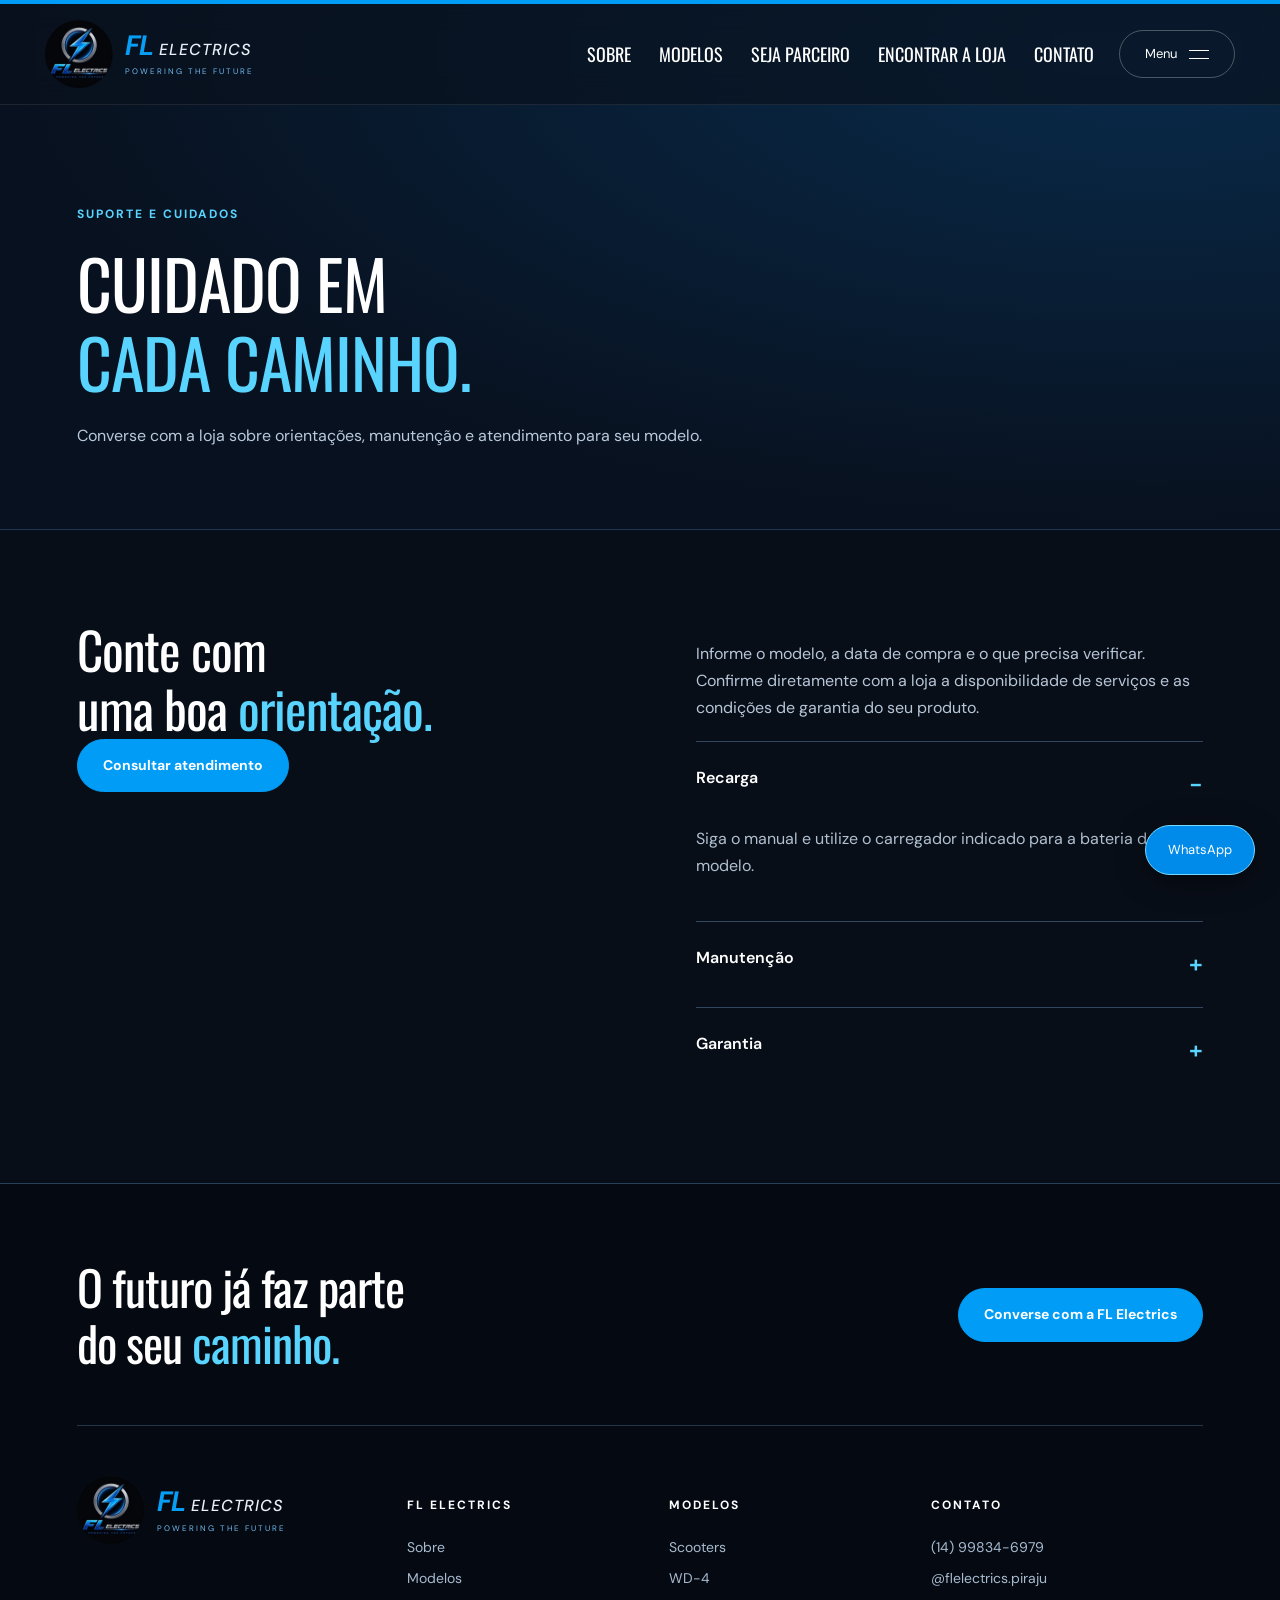
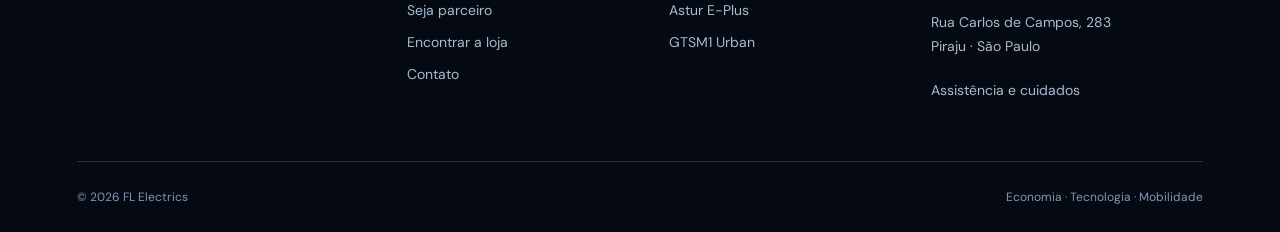
<file: assistencia.html>
<!DOCTYPE html>
<html lang="pt-BR">
 <head>
  <meta charset="utf-8"/>
  <meta content="width=device-width, initial-scale=1" name="viewport"/>
  <meta content="#080e18" name="theme-color"/>
  <meta content="Assist&ecirc;ncia e cuidados | FL Electrics &mdash; mobilidade el&eacute;trica em Piraju." name="description"/>
  <title>
   Assist&ecirc;ncia e cuidados | FL Electrics
  </title>
  <link href="css/style.css" rel="stylesheet"/>
 </head>
 <body>
  <header class="site-header">
   <a aria-label="FL Electrics in&iacute;cio" class="logo" href="index.html">
    <span class="brand-photo">
     <img alt="Logo FL Electrics" src="img/logo.png"/>
    </span>
    <span class="brand-name">
     FL
     <strong>
      ELECTRICS
     </strong>
     <small>
      POWERING THE FUTURE
     </small>
    </span>
   </a>
   <nav aria-label="Navega&ccedil;&atilde;o principal">
    <a href="sobre.html">
     Sobre
    </a>
    <a href="modelos.html">
     Modelos
    </a>
    <a href="parcerias.html">
     Seja parceiro
    </a>
    <a href="loja.html">
     Encontrar a loja
    </a>
    <a href="contato.html">
     Contato
    </a>
   </nav>
   <button aria-controls="full-menu" aria-expanded="false" class="menu-toggle">
    Menu
    <span class="menu-lines">
    </span>
   </button>
  </header>
  <dialog class="full-menu" id="full-menu">
   <div class="menu-top">
    <a class="logo" href="index.html">
     <span class="brand-photo">
      <img alt="Logo FL Electrics" src="img/logo.png"/>
     </span>
     <span class="brand-name">
      FL
      <strong>
       ELECTRICS
      </strong>
      <small>
       POWERING THE FUTURE
      </small>
     </span>
    </a>
    <button aria-label="Fechar menu" class="menu-close">
     Fechar &times;
    </button>
   </div>
   <div class="menu-body">
    <div>
     <p class="eyebrow">
      FL ELECTRICS
     </p>
     <a class="menu-link" href="sobre.html">
      <span>
       01
      </span>
      Sobre
     </a>
     <a class="menu-link" href="modelos.html">
      <span>
       02
      </span>
      Modelos
     </a>
     <a class="menu-link" href="parcerias.html">
      <span>
       03
      </span>
      Seja parceiro
     </a>
     <a class="menu-link" href="loja.html">
      <span>
       04
      </span>
      Encontrar a loja
     </a>
     <a class="menu-link" href="contato.html">
      <span>
       05
      </span>
      Contato
     </a>
    </div>
    <aside>
     <p class="eyebrow">
      EXPLORE
     </p>
     <a href="scooters.html">
      Scooters el&eacute;tricas
     </a>
     <a href="assistencia.html">
      Assist&ecirc;ncia e cuidados
     </a>
     <a href="https://www.instagram.com/flelectrics.piraju/" rel="noopener" target="_blank">
      Instagram
     </a>
     <p class="eyebrow spaced">
      FALE COM A LOJA
     </p>
     <a href="https://wa.me/5514998346979" rel="noopener" target="_blank">
      (14) 99834-6979
     </a>
     <p>
      Piraju &middot; SP e regi&atilde;o
     </p>
    </aside>
   </div>
  </dialog>
  <main>
   <section class="page-cover">
    <p class="eyebrow">
     SUPORTE E CUIDADOS
    </p>
    <h1>
     CUIDADO EM
     <br/>
     <em>
      CADA CAMINHO.
     </em>
    </h1>
    <p>
     Converse com a loja sobre orienta&ccedil;&otilde;es, manuten&ccedil;&atilde;o e atendimento para seu modelo.
    </p>
   </section>
   <section class="section story">
    <div>
     <h2>
      Conte com
      <br/>
      uma boa
      <em>
       orienta&ccedil;&atilde;o.
      </em>
     </h2>
     <a class="pill" data-message="Ol&aacute;, FL Electrics! Preciso de orienta&ccedil;&atilde;o sobre assist&ecirc;ncia e cuidados com meu ve&iacute;culo el&eacute;trico." href="https://wa.me/5514998346979" rel="noopener" target="_blank">
      Consultar atendimento
     </a>
    </div>
    <div>
     <p>
      Informe o modelo, a data de compra e o que precisa verificar. Confirme diretamente com a loja a disponibilidade de servi&ccedil;os e as condi&ccedil;&otilde;es de garantia do seu produto.
     </p>
     <details open="">
      <summary>
       Recarga
      </summary>
      <p>
       Siga o manual e utilize o carregador indicado para a bateria do modelo.
      </p>
     </details>
     <details>
      <summary>
       Manuten&ccedil;&atilde;o
      </summary>
      <p>
       Verifique pneus, freios e componentes conforme as orienta&ccedil;&otilde;es do fabricante e procure atendimento especializado.
      </p>
     </details>
     <details>
      <summary>
       Garantia
      </summary>
      <p>
       Guarde sua nota fiscal e consulte o termo correspondente ao produto comprado.
      </p>
     </details>
    </div>
   </section>
  </main>
  <footer>
   <div class="footer-top">
    <h2>
     O futuro j&aacute; faz parte
     <br/>
     do seu
     <em>
      caminho.
     </em>
    </h2>
    <a class="pill" href="https://wa.me/5514998346979" rel="noopener" target="_blank">
     Converse com a FL Electrics
    </a>
   </div>
   <div class="footer-grid">
    <a class="logo" href="index.html">
     <span class="brand-photo">
      <img alt="Logo FL Electrics" src="img/logo.png"/>
     </span>
     <span class="brand-name">
      FL
      <strong>
       ELECTRICS
      </strong>
      <small>
       POWERING THE FUTURE
      </small>
     </span>
    </a>
    <div>
     <p class="eyebrow">
      FL ELECTRICS
     </p>
     <a href="sobre.html">
      Sobre
     </a>
     <a href="modelos.html">
      Modelos
     </a>
     <a href="parcerias.html">
      Seja parceiro
     </a>
     <a href="loja.html">
      Encontrar a loja
     </a>
     <a href="contato.html">
      Contato
     </a>
    </div>
    <div>
     <p class="eyebrow">
      MODELOS
     </p>
     <a href="scooters.html">
      Scooters
     </a>
     <a href="wd4.html">
      WD-4
     </a>
     <a href="astur-e-plus.html">
      Astur E-Plus
     </a>
     <a href="urban.html">
      GTSM1 Urban
     </a>
    </div>
    <div>
     <p class="eyebrow">
      CONTATO
     </p>
     <a href="https://wa.me/5514998346979" rel="noopener" target="_blank">
      (14) 99834-6979
     </a>
     <a href="https://www.instagram.com/flelectrics.piraju/" rel="noopener" target="_blank">
      @flelectrics.piraju
     </a>
     <p>
      Rua Carlos de Campos, 283
      <br/>
      Piraju &middot; S&atilde;o Paulo
     </p>
     <a href="assistencia.html">
      Assist&ecirc;ncia e cuidados
     </a>
    </div>
   </div>
   <div class="copyright">
    <span>
     &copy; 2026 FL Electrics
    </span>
    <span>
     Economia &middot; Tecnologia &middot; Mobilidade
    </span>
   </div>
  </footer>
  <a aria-label="Conversar com a loja pelo WhatsApp" class="float-contact" href="https://wa.me/5514998346979" rel="noopener" target="_blank">
   WhatsApp
  </a>
  <script defer="True" src="js/script.js">
  </script>
 </body>
</html>
</file>
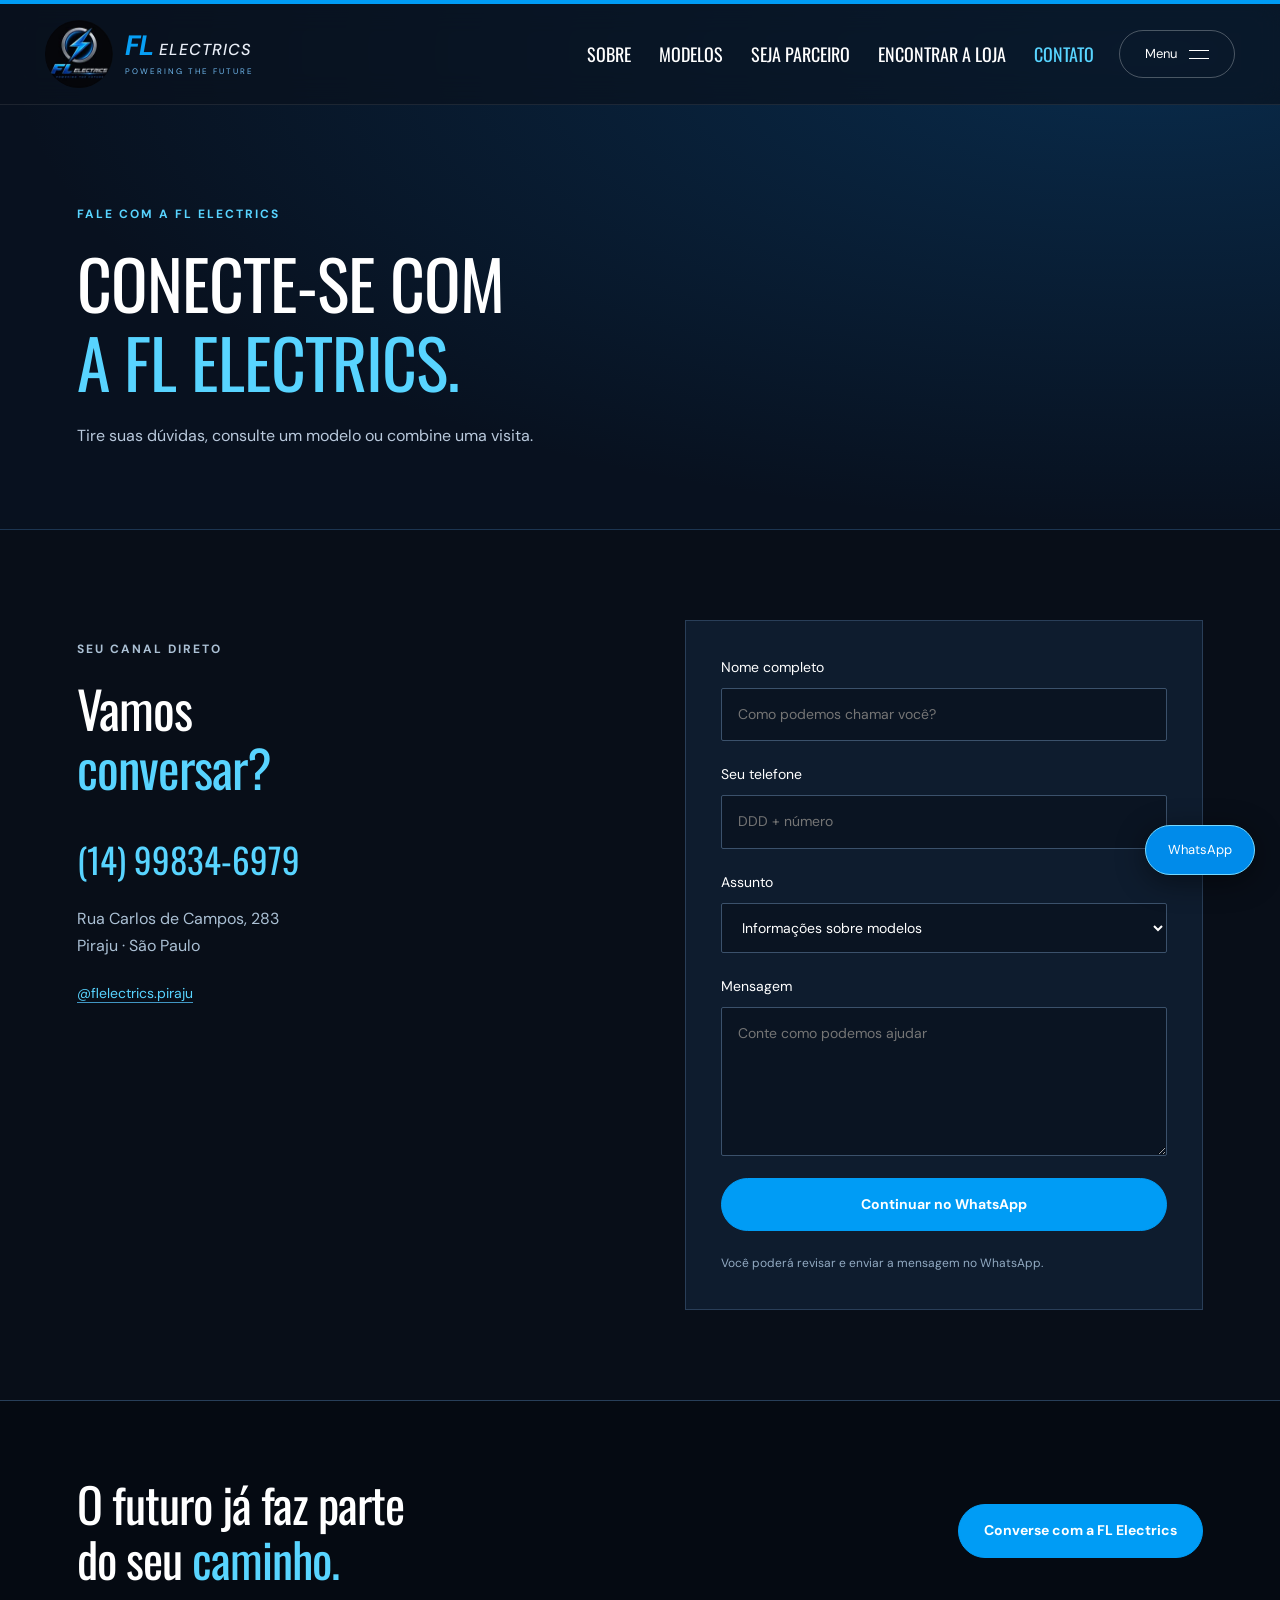
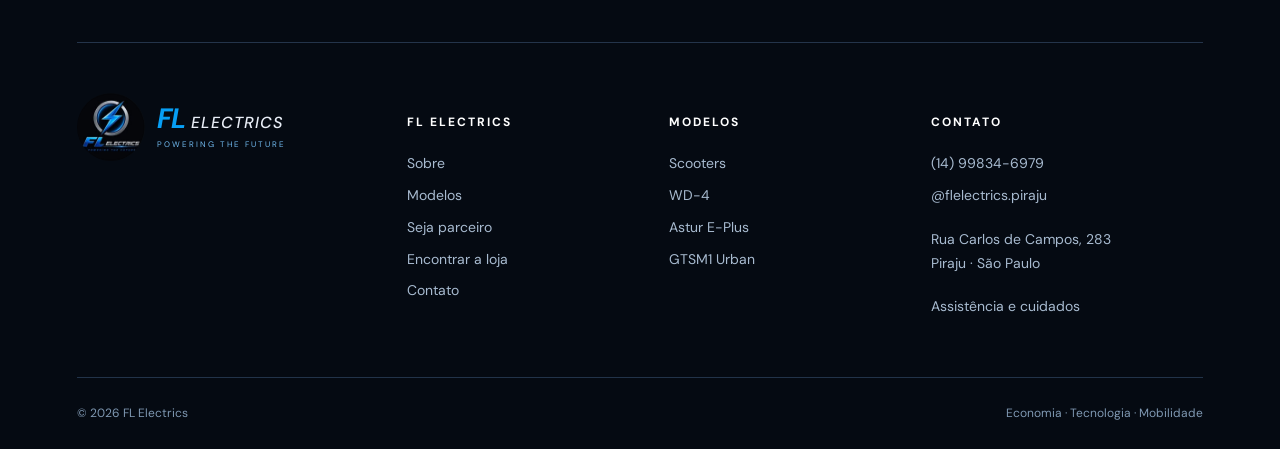
<file: contato.html>
<!DOCTYPE html>
<html lang="pt-BR">
 <head>
  <meta charset="utf-8"/>
  <meta content="width=device-width, initial-scale=1" name="viewport"/>
  <meta content="#080e18" name="theme-color"/>
  <meta content="Contato | FL Electrics &mdash; mobilidade el&eacute;trica em Piraju." name="description"/>
  <title>
   Contato | FL Electrics
  </title>
  <link href="css/style.css" rel="stylesheet"/>
 </head>
 <body>
  <header class="site-header">
   <a aria-label="FL Electrics in&iacute;cio" class="logo" href="index.html">
    <span class="brand-photo">
     <img alt="Logo FL Electrics" src="img/logo.png"/>
    </span>
    <span class="brand-name">
     FL
     <strong>
      ELECTRICS
     </strong>
     <small>
      POWERING THE FUTURE
     </small>
    </span>
   </a>
   <nav aria-label="Navega&ccedil;&atilde;o principal">
    <a href="sobre.html">
     Sobre
    </a>
    <a href="modelos.html">
     Modelos
    </a>
    <a href="parcerias.html">
     Seja parceiro
    </a>
    <a href="loja.html">
     Encontrar a loja
    </a>
    <a href="contato.html">
     Contato
    </a>
   </nav>
   <button aria-controls="full-menu" aria-expanded="false" class="menu-toggle">
    Menu
    <span class="menu-lines">
    </span>
   </button>
  </header>
  <dialog class="full-menu" id="full-menu">
   <div class="menu-top">
    <a class="logo" href="index.html">
     <span class="brand-photo">
      <img alt="Logo FL Electrics" src="img/logo.png"/>
     </span>
     <span class="brand-name">
      FL
      <strong>
       ELECTRICS
      </strong>
      <small>
       POWERING THE FUTURE
      </small>
     </span>
    </a>
    <button aria-label="Fechar menu" class="menu-close">
     Fechar &times;
    </button>
   </div>
   <div class="menu-body">
    <div>
     <p class="eyebrow">
      FL ELECTRICS
     </p>
     <a class="menu-link" href="sobre.html">
      <span>
       01
      </span>
      Sobre
     </a>
     <a class="menu-link" href="modelos.html">
      <span>
       02
      </span>
      Modelos
     </a>
     <a class="menu-link" href="parcerias.html">
      <span>
       03
      </span>
      Seja parceiro
     </a>
     <a class="menu-link" href="loja.html">
      <span>
       04
      </span>
      Encontrar a loja
     </a>
     <a class="menu-link" href="contato.html">
      <span>
       05
      </span>
      Contato
     </a>
    </div>
    <aside>
     <p class="eyebrow">
      EXPLORE
     </p>
     <a href="scooters.html">
      Scooters el&eacute;tricas
     </a>
     <a href="assistencia.html">
      Assist&ecirc;ncia e cuidados
     </a>
     <a href="https://www.instagram.com/flelectrics.piraju/" rel="noopener" target="_blank">
      Instagram
     </a>
     <p class="eyebrow spaced">
      FALE COM A LOJA
     </p>
     <a href="https://wa.me/5514998346979" rel="noopener" target="_blank">
      (14) 99834-6979
     </a>
     <p>
      Piraju &middot; SP e regi&atilde;o
     </p>
    </aside>
   </div>
  </dialog>
  <main>
   <section class="page-cover">
    <p class="eyebrow">
     FALE COM A FL ELECTRICS
    </p>
    <h1>
     CONECTE-SE COM
     <br/>
     <em>
      A FL ELECTRICS.
     </em>
    </h1>
    <p>
     Tire suas d&uacute;vidas, consulte um modelo ou combine uma visita.
    </p>
   </section>
   <section class="section contact-layout">
    <div>
     <p class="eyebrow">
      SEU CANAL DIRETO
     </p>
     <h2>
      Vamos
      <br/>
      <em>
       conversar?
      </em>
     </h2>
     <a class="contact-phone" href="https://wa.me/5514998346979" rel="noopener" target="_blank">
      (14) 99834-6979
     </a>
     <p>
      Rua Carlos de Campos, 283
      <br/>
      Piraju &middot; S&atilde;o Paulo
     </p>
     <a class="underlined" href="https://www.instagram.com/flelectrics.piraju/" rel="noopener" target="_blank">
      @flelectrics.piraju
     </a>
    </div>
    <form id="contact-form">
     <label>
      Nome completo
      <input autocomplete="name" name="nome" placeholder="Como podemos chamar voc&ecirc;?" required=""/>
     </label>
     <label>
      Seu telefone
      <input autocomplete="tel" name="telefone" placeholder="DDD + n&uacute;mero" type="tel"/>
     </label>
     <label>
      Assunto
      <select name="assunto">
       <option>
        Informa&ccedil;&otilde;es sobre modelos
       </option>
       <option>
        Pre&ccedil;o e disponibilidade
       </option>
       <option>
        Visitar a loja
       </option>
       <option>
        Assist&ecirc;ncia e cuidados
       </option>
       <option>
        Parceria comercial
       </option>
       <option>
        Outro assunto
       </option>
      </select>
     </label>
     <label>
      Mensagem
      <textarea name="mensagem" placeholder="Conte como podemos ajudar" required="" rows="5"></textarea>
     </label>
     <button class="pill" type="submit">
      Continuar no WhatsApp
     </button>
     <p class="form-note">
      Voc&ecirc; poder&aacute; revisar e enviar a mensagem no WhatsApp.
     </p>
    </form>
   </section>
  </main>
  <footer>
   <div class="footer-top">
    <h2>
     O futuro j&aacute; faz parte
     <br/>
     do seu
     <em>
      caminho.
     </em>
    </h2>
    <a class="pill" href="https://wa.me/5514998346979" rel="noopener" target="_blank">
     Converse com a FL Electrics
    </a>
   </div>
   <div class="footer-grid">
    <a class="logo" href="index.html">
     <span class="brand-photo">
      <img alt="Logo FL Electrics" src="img/logo.png"/>
     </span>
     <span class="brand-name">
      FL
      <strong>
       ELECTRICS
      </strong>
      <small>
       POWERING THE FUTURE
      </small>
     </span>
    </a>
    <div>
     <p class="eyebrow">
      FL ELECTRICS
     </p>
     <a href="sobre.html">
      Sobre
     </a>
     <a href="modelos.html">
      Modelos
     </a>
     <a href="parcerias.html">
      Seja parceiro
     </a>
     <a href="loja.html">
      Encontrar a loja
     </a>
     <a href="contato.html">
      Contato
     </a>
    </div>
    <div>
     <p class="eyebrow">
      MODELOS
     </p>
     <a href="scooters.html">
      Scooters
     </a>
     <a href="wd4.html">
      WD-4
     </a>
     <a href="astur-e-plus.html">
      Astur E-Plus
     </a>
     <a href="urban.html">
      GTSM1 Urban
     </a>
    </div>
    <div>
     <p class="eyebrow">
      CONTATO
     </p>
     <a href="https://wa.me/5514998346979" rel="noopener" target="_blank">
      (14) 99834-6979
     </a>
     <a href="https://www.instagram.com/flelectrics.piraju/" rel="noopener" target="_blank">
      @flelectrics.piraju
     </a>
     <p>
      Rua Carlos de Campos, 283
      <br/>
      Piraju &middot; S&atilde;o Paulo
     </p>
     <a href="assistencia.html">
      Assist&ecirc;ncia e cuidados
     </a>
    </div>
   </div>
   <div class="copyright">
    <span>
     &copy; 2026 FL Electrics
    </span>
    <span>
     Economia &middot; Tecnologia &middot; Mobilidade
    </span>
   </div>
  </footer>
  <a aria-label="Conversar com a loja pelo WhatsApp" class="float-contact" href="https://wa.me/5514998346979" rel="noopener" target="_blank">
   WhatsApp
  </a>
  <script defer="True" src="js/script.js">
  </script>
 </body>
</html>
</file>
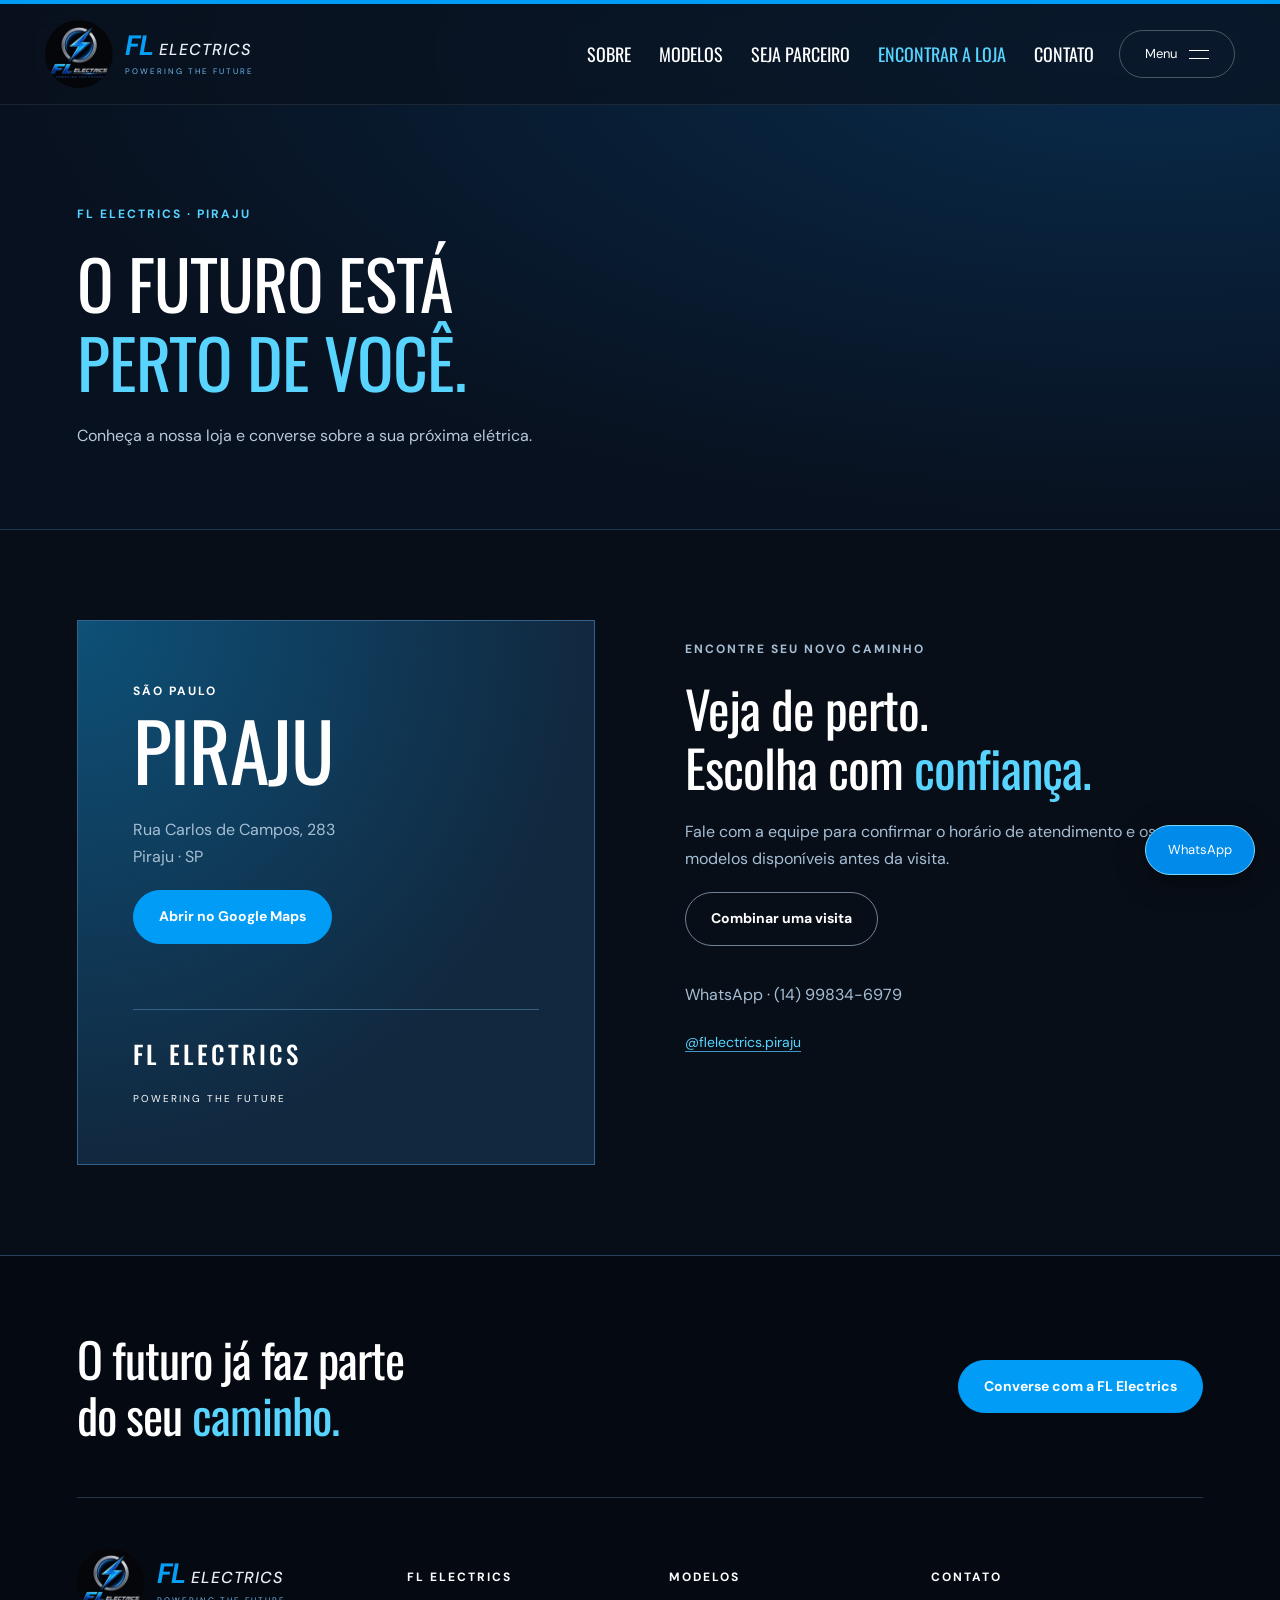
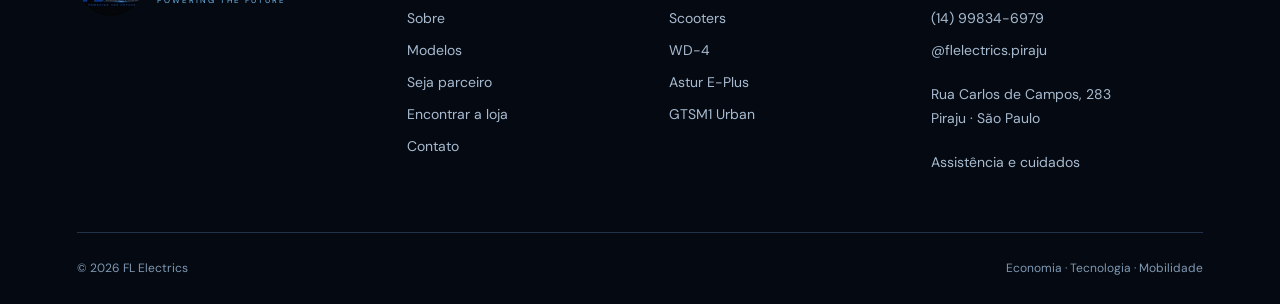
<file: loja.html>
<!DOCTYPE html>
<html lang="pt-BR">
 <head>
  <meta charset="utf-8"/>
  <meta content="width=device-width, initial-scale=1" name="viewport"/>
  <meta content="#080e18" name="theme-color"/>
  <meta content="Encontrar a loja | FL Electrics &mdash; mobilidade el&eacute;trica em Piraju." name="description"/>
  <title>
   Encontrar a loja | FL Electrics
  </title>
  <link href="css/style.css" rel="stylesheet"/>
 </head>
 <body>
  <header class="site-header">
   <a aria-label="FL Electrics in&iacute;cio" class="logo" href="index.html">
    <span class="brand-photo">
     <img alt="Logo FL Electrics" src="img/logo.png"/>
    </span>
    <span class="brand-name">
     FL
     <strong>
      ELECTRICS
     </strong>
     <small>
      POWERING THE FUTURE
     </small>
    </span>
   </a>
   <nav aria-label="Navega&ccedil;&atilde;o principal">
    <a href="sobre.html">
     Sobre
    </a>
    <a href="modelos.html">
     Modelos
    </a>
    <a href="parcerias.html">
     Seja parceiro
    </a>
    <a href="loja.html">
     Encontrar a loja
    </a>
    <a href="contato.html">
     Contato
    </a>
   </nav>
   <button aria-controls="full-menu" aria-expanded="false" class="menu-toggle">
    Menu
    <span class="menu-lines">
    </span>
   </button>
  </header>
  <dialog class="full-menu" id="full-menu">
   <div class="menu-top">
    <a class="logo" href="index.html">
     <span class="brand-photo">
      <img alt="Logo FL Electrics" src="img/logo.png"/>
     </span>
     <span class="brand-name">
      FL
      <strong>
       ELECTRICS
      </strong>
      <small>
       POWERING THE FUTURE
      </small>
     </span>
    </a>
    <button aria-label="Fechar menu" class="menu-close">
     Fechar &times;
    </button>
   </div>
   <div class="menu-body">
    <div>
     <p class="eyebrow">
      FL ELECTRICS
     </p>
     <a class="menu-link" href="sobre.html">
      <span>
       01
      </span>
      Sobre
     </a>
     <a class="menu-link" href="modelos.html">
      <span>
       02
      </span>
      Modelos
     </a>
     <a class="menu-link" href="parcerias.html">
      <span>
       03
      </span>
      Seja parceiro
     </a>
     <a class="menu-link" href="loja.html">
      <span>
       04
      </span>
      Encontrar a loja
     </a>
     <a class="menu-link" href="contato.html">
      <span>
       05
      </span>
      Contato
     </a>
    </div>
    <aside>
     <p class="eyebrow">
      EXPLORE
     </p>
     <a href="scooters.html">
      Scooters el&eacute;tricas
     </a>
     <a href="assistencia.html">
      Assist&ecirc;ncia e cuidados
     </a>
     <a href="https://www.instagram.com/flelectrics.piraju/" rel="noopener" target="_blank">
      Instagram
     </a>
     <p class="eyebrow spaced">
      FALE COM A LOJA
     </p>
     <a href="https://wa.me/5514998346979" rel="noopener" target="_blank">
      (14) 99834-6979
     </a>
     <p>
      Piraju &middot; SP e regi&atilde;o
     </p>
    </aside>
   </div>
  </dialog>
  <main>
   <section class="page-cover">
    <p class="eyebrow">
     FL ELECTRICS &middot; PIRAJU
    </p>
    <h1>
     O FUTURO EST&Aacute;
     <br/>
     <em>
      PERTO DE VOC&Ecirc;.
     </em>
    </h1>
    <p>
     Conhe&ccedil;a a nossa loja e converse sobre a sua pr&oacute;xima el&eacute;trica.
    </p>
   </section>
   <section class="section location-layout">
    <div class="location-panel">
     <span class="eyebrow">
      S&Atilde;O PAULO
     </span>
     <h2>
      PIRAJU
     </h2>
     <p>
      Rua Carlos de Campos, 283
      <br/>
      Piraju &middot; SP
     </p>
     <a class="pill" href="https://www.google.com/maps/search/?api=1&amp;query=Rua+Carlos+de+Campos+283+Piraju+SP" rel="noopener" target="_blank">
      Abrir no Google Maps
     </a>
     <div class="location-coordinates">
      FL ELECTRICS
      <br/>
      <span>
       POWERING THE FUTURE
      </span>
     </div>
    </div>
    <div>
     <p class="eyebrow">
      ENCONTRE SEU NOVO CAMINHO
     </p>
     <h2>
      Veja de perto.
      <br/>
      Escolha com
      <em>
       confian&ccedil;a.
      </em>
     </h2>
     <p>
      Fale com a equipe para confirmar o hor&aacute;rio de atendimento e os modelos dispon&iacute;veis antes da visita.
     </p>
     <a class="pill outline" data-message="Ol&aacute;, FL Electrics! Gostaria de visitar a loja em Piraju. Qual &eacute; o hor&aacute;rio de atendimento?" href="https://wa.me/5514998346979" rel="noopener" target="_blank">
      Combinar uma visita
     </a>
     <p class="contact-line">
      WhatsApp &middot; (14) 99834-6979
     </p>
     <a class="underlined" href="https://www.instagram.com/flelectrics.piraju/" rel="noopener" target="_blank">
      @flelectrics.piraju
     </a>
    </div>
   </section>
  </main>
  <footer>
   <div class="footer-top">
    <h2>
     O futuro j&aacute; faz parte
     <br/>
     do seu
     <em>
      caminho.
     </em>
    </h2>
    <a class="pill" href="https://wa.me/5514998346979" rel="noopener" target="_blank">
     Converse com a FL Electrics
    </a>
   </div>
   <div class="footer-grid">
    <a class="logo" href="index.html">
     <span class="brand-photo">
      <img alt="Logo FL Electrics" src="img/logo.png"/>
     </span>
     <span class="brand-name">
      FL
      <strong>
       ELECTRICS
      </strong>
      <small>
       POWERING THE FUTURE
      </small>
     </span>
    </a>
    <div>
     <p class="eyebrow">
      FL ELECTRICS
     </p>
     <a href="sobre.html">
      Sobre
     </a>
     <a href="modelos.html">
      Modelos
     </a>
     <a href="parcerias.html">
      Seja parceiro
     </a>
     <a href="loja.html">
      Encontrar a loja
     </a>
     <a href="contato.html">
      Contato
     </a>
    </div>
    <div>
     <p class="eyebrow">
      MODELOS
     </p>
     <a href="scooters.html">
      Scooters
     </a>
     <a href="wd4.html">
      WD-4
     </a>
     <a href="astur-e-plus.html">
      Astur E-Plus
     </a>
     <a href="urban.html">
      GTSM1 Urban
     </a>
    </div>
    <div>
     <p class="eyebrow">
      CONTATO
     </p>
     <a href="https://wa.me/5514998346979" rel="noopener" target="_blank">
      (14) 99834-6979
     </a>
     <a href="https://www.instagram.com/flelectrics.piraju/" rel="noopener" target="_blank">
      @flelectrics.piraju
     </a>
     <p>
      Rua Carlos de Campos, 283
      <br/>
      Piraju &middot; S&atilde;o Paulo
     </p>
     <a href="assistencia.html">
      Assist&ecirc;ncia e cuidados
     </a>
    </div>
   </div>
   <div class="copyright">
    <span>
     &copy; 2026 FL Electrics
    </span>
    <span>
     Economia &middot; Tecnologia &middot; Mobilidade
    </span>
   </div>
  </footer>
  <a aria-label="Conversar com a loja pelo WhatsApp" class="float-contact" href="https://wa.me/5514998346979" rel="noopener" target="_blank">
   WhatsApp
  </a>
  <script defer="True" src="js/script.js">
  </script>
 </body>
</html>
</file>
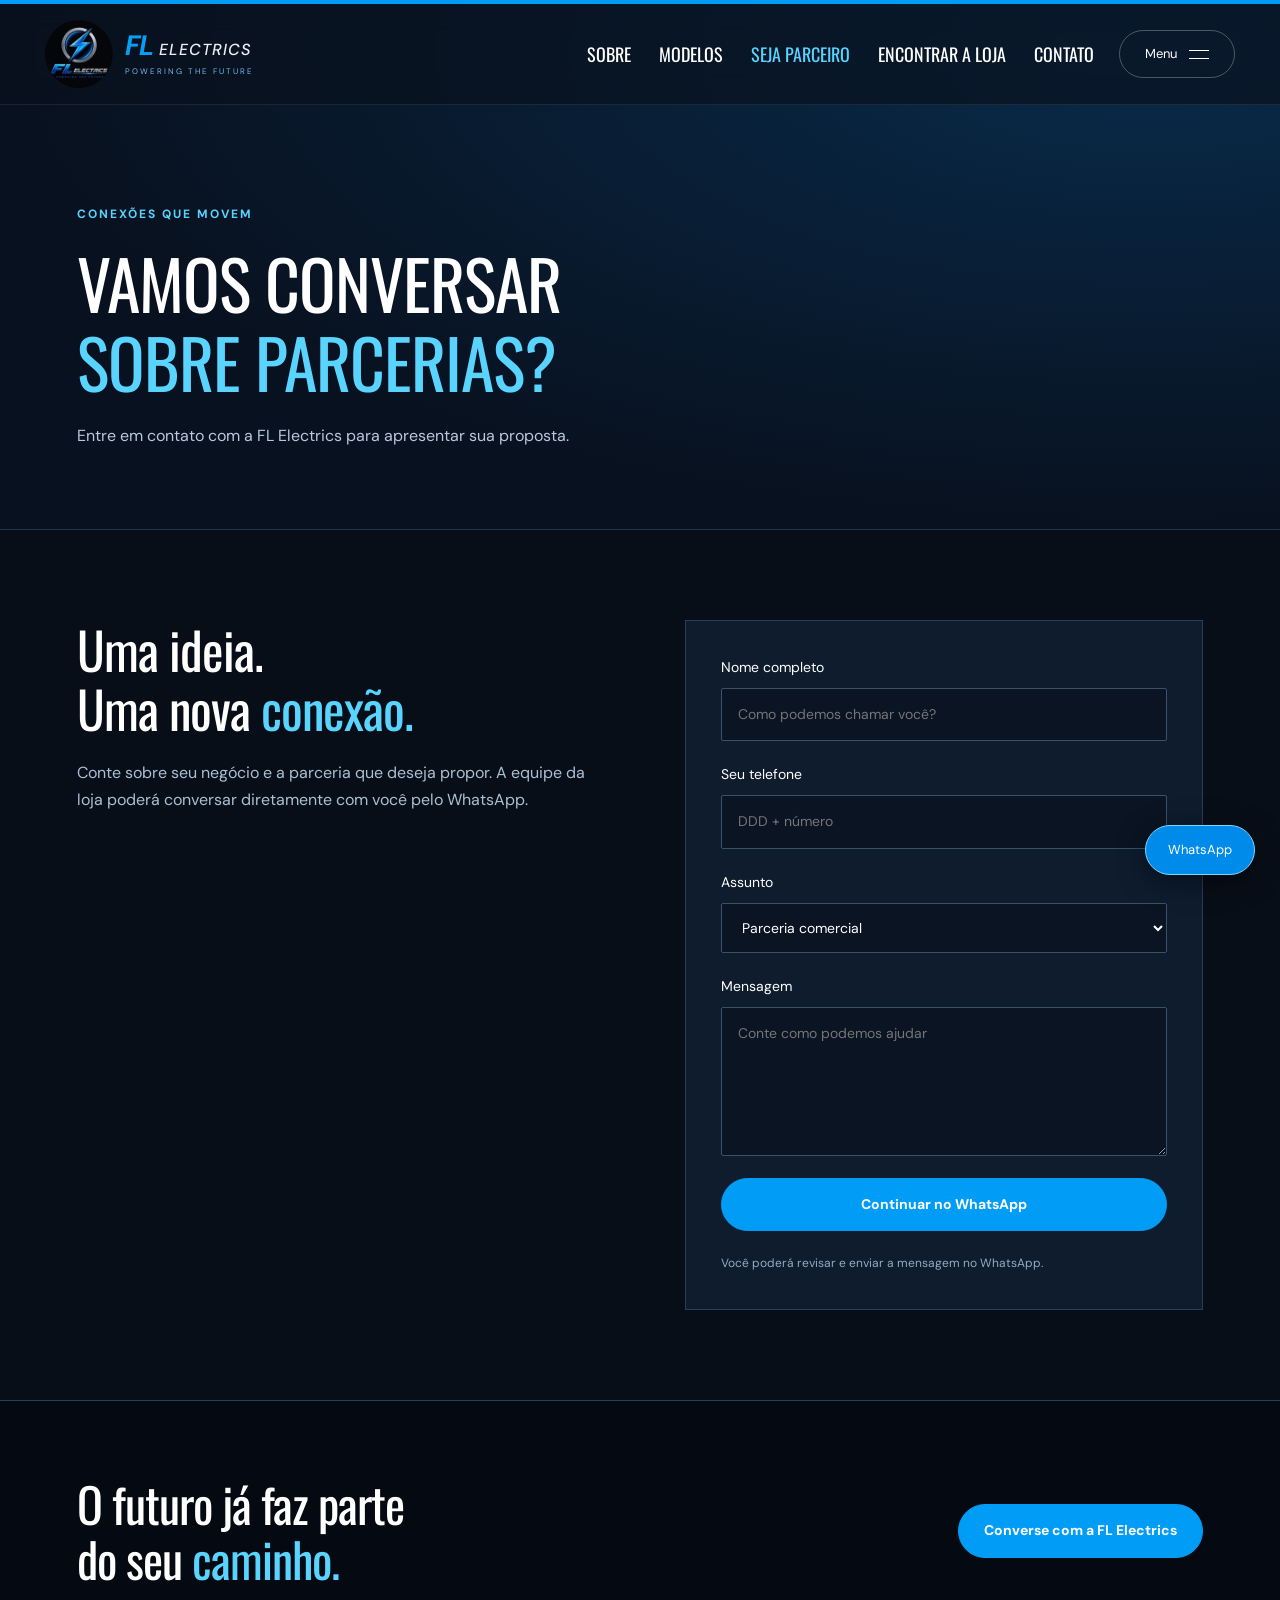
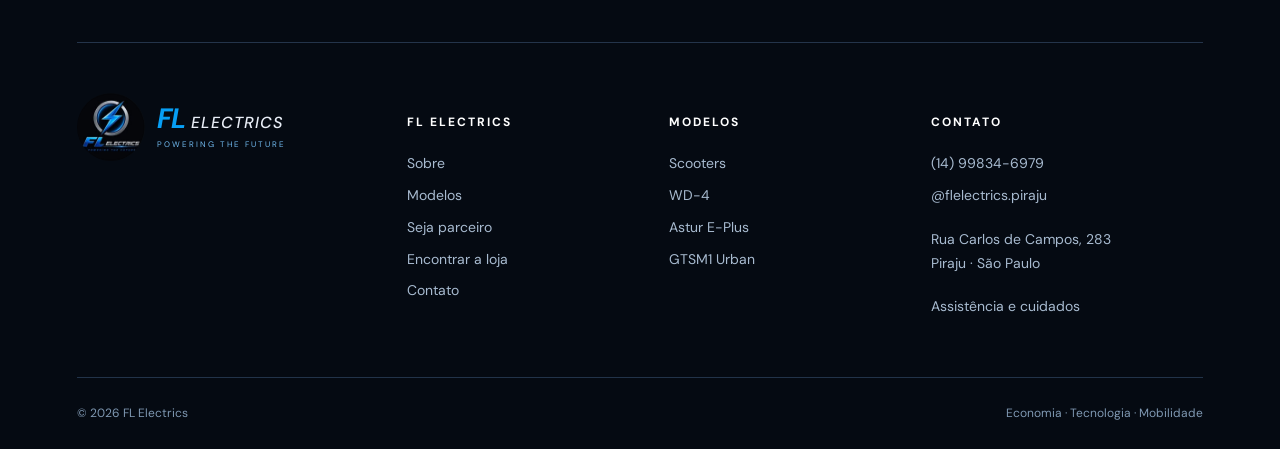
<file: parcerias.html>
<!DOCTYPE html>
<html lang="pt-BR">
 <head>
  <meta charset="utf-8"/>
  <meta content="width=device-width, initial-scale=1" name="viewport"/>
  <meta content="#080e18" name="theme-color"/>
  <meta content="Parcerias | FL Electrics &mdash; mobilidade el&eacute;trica em Piraju." name="description"/>
  <title>
   Parcerias | FL Electrics
  </title>
  <link href="css/style.css" rel="stylesheet"/>
 </head>
 <body>
  <header class="site-header">
   <a aria-label="FL Electrics in&iacute;cio" class="logo" href="index.html">
    <span class="brand-photo">
     <img alt="Logo FL Electrics" src="img/logo.png"/>
    </span>
    <span class="brand-name">
     FL
     <strong>
      ELECTRICS
     </strong>
     <small>
      POWERING THE FUTURE
     </small>
    </span>
   </a>
   <nav aria-label="Navega&ccedil;&atilde;o principal">
    <a href="sobre.html">
     Sobre
    </a>
    <a href="modelos.html">
     Modelos
    </a>
    <a href="parcerias.html">
     Seja parceiro
    </a>
    <a href="loja.html">
     Encontrar a loja
    </a>
    <a href="contato.html">
     Contato
    </a>
   </nav>
   <button aria-controls="full-menu" aria-expanded="false" class="menu-toggle">
    Menu
    <span class="menu-lines">
    </span>
   </button>
  </header>
  <dialog class="full-menu" id="full-menu">
   <div class="menu-top">
    <a class="logo" href="index.html">
     <span class="brand-photo">
      <img alt="Logo FL Electrics" src="img/logo.png"/>
     </span>
     <span class="brand-name">
      FL
      <strong>
       ELECTRICS
      </strong>
      <small>
       POWERING THE FUTURE
      </small>
     </span>
    </a>
    <button aria-label="Fechar menu" class="menu-close">
     Fechar &times;
    </button>
   </div>
   <div class="menu-body">
    <div>
     <p class="eyebrow">
      FL ELECTRICS
     </p>
     <a class="menu-link" href="sobre.html">
      <span>
       01
      </span>
      Sobre
     </a>
     <a class="menu-link" href="modelos.html">
      <span>
       02
      </span>
      Modelos
     </a>
     <a class="menu-link" href="parcerias.html">
      <span>
       03
      </span>
      Seja parceiro
     </a>
     <a class="menu-link" href="loja.html">
      <span>
       04
      </span>
      Encontrar a loja
     </a>
     <a class="menu-link" href="contato.html">
      <span>
       05
      </span>
      Contato
     </a>
    </div>
    <aside>
     <p class="eyebrow">
      EXPLORE
     </p>
     <a href="scooters.html">
      Scooters el&eacute;tricas
     </a>
     <a href="assistencia.html">
      Assist&ecirc;ncia e cuidados
     </a>
     <a href="https://www.instagram.com/flelectrics.piraju/" rel="noopener" target="_blank">
      Instagram
     </a>
     <p class="eyebrow spaced">
      FALE COM A LOJA
     </p>
     <a href="https://wa.me/5514998346979" rel="noopener" target="_blank">
      (14) 99834-6979
     </a>
     <p>
      Piraju &middot; SP e regi&atilde;o
     </p>
    </aside>
   </div>
  </dialog>
  <main>
   <section class="page-cover">
    <p class="eyebrow">
     CONEX&Otilde;ES QUE MOVEM
    </p>
    <h1>
     VAMOS CONVERSAR
     <br/>
     <em>
      SOBRE PARCERIAS?
     </em>
    </h1>
    <p>
     Entre em contato com a FL Electrics para apresentar sua proposta.
    </p>
   </section>
   <section class="section contact-layout">
    <div>
     <h2>
      Uma ideia.
      <br/>
      Uma nova
      <em>
       conex&atilde;o.
      </em>
     </h2>
     <p>
      Conte sobre seu neg&oacute;cio e a parceria que deseja propor. A equipe da loja poder&aacute; conversar diretamente com voc&ecirc; pelo WhatsApp.
     </p>
    </div>
    <form id="contact-form">
     <label>
      Nome completo
      <input autocomplete="name" name="nome" placeholder="Como podemos chamar voc&ecirc;?" required=""/>
     </label>
     <label>
      Seu telefone
      <input autocomplete="tel" name="telefone" placeholder="DDD + n&uacute;mero" type="tel"/>
     </label>
     <label>
      Assunto
      <select name="assunto">
       <option>
        Parceria comercial
       </option>
       <option>
        Pre&ccedil;o e disponibilidade
       </option>
       <option>
        Visitar a loja
       </option>
       <option>
        Assist&ecirc;ncia e cuidados
       </option>
       <option>
        Parceria comercial
       </option>
       <option>
        Outro assunto
       </option>
      </select>
     </label>
     <label>
      Mensagem
      <textarea name="mensagem" placeholder="Conte como podemos ajudar" required="" rows="5"></textarea>
     </label>
     <button class="pill" type="submit">
      Continuar no WhatsApp
     </button>
     <p class="form-note">
      Voc&ecirc; poder&aacute; revisar e enviar a mensagem no WhatsApp.
     </p>
    </form>
   </section>
  </main>
  <footer>
   <div class="footer-top">
    <h2>
     O futuro j&aacute; faz parte
     <br/>
     do seu
     <em>
      caminho.
     </em>
    </h2>
    <a class="pill" href="https://wa.me/5514998346979" rel="noopener" target="_blank">
     Converse com a FL Electrics
    </a>
   </div>
   <div class="footer-grid">
    <a class="logo" href="index.html">
     <span class="brand-photo">
      <img alt="Logo FL Electrics" src="img/logo.png"/>
     </span>
     <span class="brand-name">
      FL
      <strong>
       ELECTRICS
      </strong>
      <small>
       POWERING THE FUTURE
      </small>
     </span>
    </a>
    <div>
     <p class="eyebrow">
      FL ELECTRICS
     </p>
     <a href="sobre.html">
      Sobre
     </a>
     <a href="modelos.html">
      Modelos
     </a>
     <a href="parcerias.html">
      Seja parceiro
     </a>
     <a href="loja.html">
      Encontrar a loja
     </a>
     <a href="contato.html">
      Contato
     </a>
    </div>
    <div>
     <p class="eyebrow">
      MODELOS
     </p>
     <a href="scooters.html">
      Scooters
     </a>
     <a href="wd4.html">
      WD-4
     </a>
     <a href="astur-e-plus.html">
      Astur E-Plus
     </a>
     <a href="urban.html">
      GTSM1 Urban
     </a>
    </div>
    <div>
     <p class="eyebrow">
      CONTATO
     </p>
     <a href="https://wa.me/5514998346979" rel="noopener" target="_blank">
      (14) 99834-6979
     </a>
     <a href="https://www.instagram.com/flelectrics.piraju/" rel="noopener" target="_blank">
      @flelectrics.piraju
     </a>
     <p>
      Rua Carlos de Campos, 283
      <br/>
      Piraju &middot; S&atilde;o Paulo
     </p>
     <a href="assistencia.html">
      Assist&ecirc;ncia e cuidados
     </a>
    </div>
   </div>
   <div class="copyright">
    <span>
     &copy; 2026 FL Electrics
    </span>
    <span>
     Economia &middot; Tecnologia &middot; Mobilidade
    </span>
   </div>
  </footer>
  <a aria-label="Conversar com a loja pelo WhatsApp" class="float-contact" href="https://wa.me/5514998346979" rel="noopener" target="_blank">
   WhatsApp
  </a>
  <script defer="True" src="js/script.js">
  </script>
 </body>
</html>
</file>
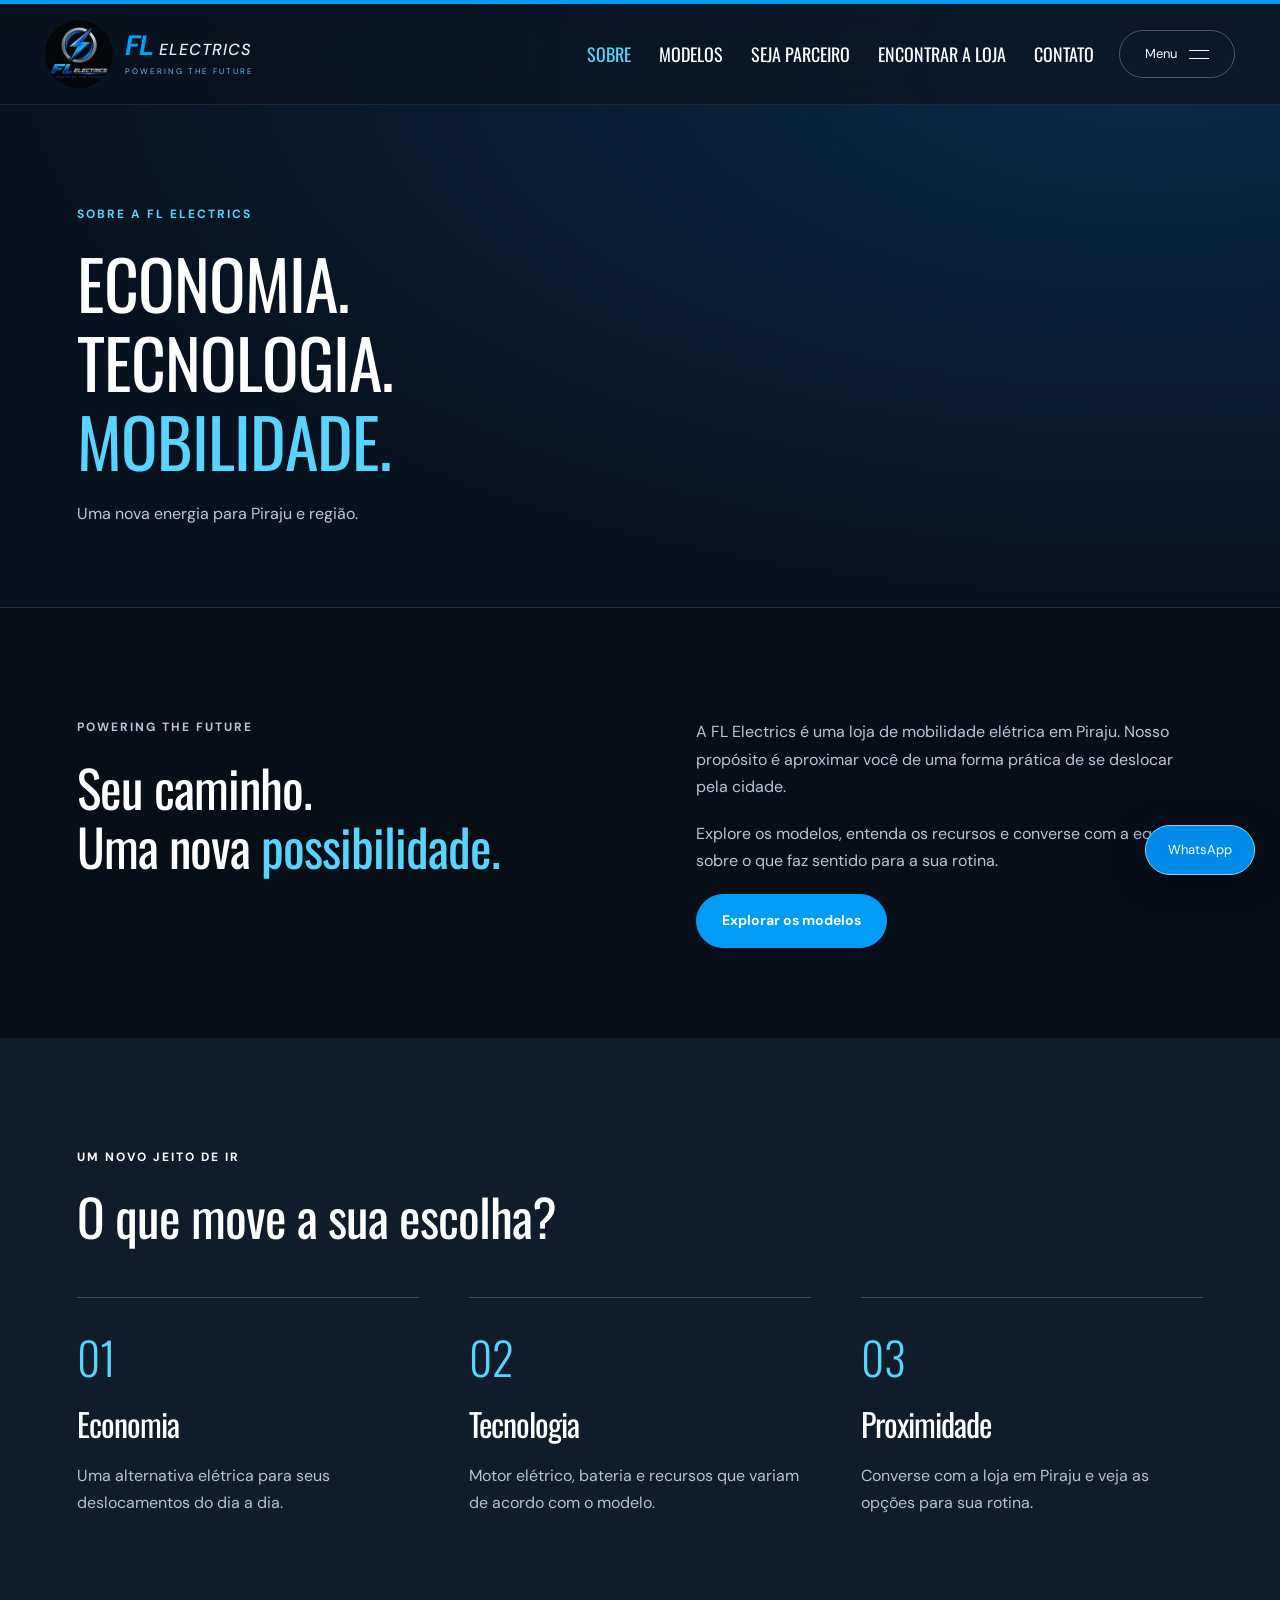
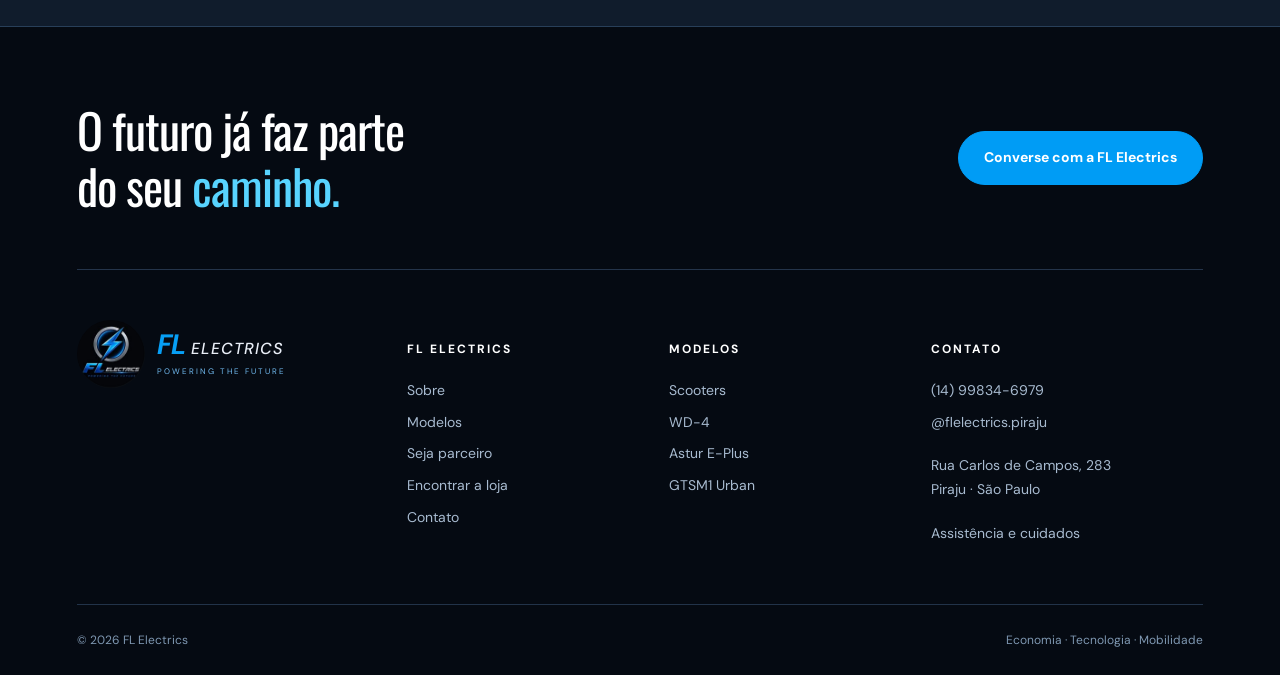
<file: sobre.html>
<!DOCTYPE html>
<html lang="pt-BR">
 <head>
  <meta charset="utf-8"/>
  <meta content="width=device-width, initial-scale=1" name="viewport"/>
  <meta content="#080e18" name="theme-color"/>
  <meta content="Sobre a FL Electrics | FL Electrics &mdash; mobilidade el&eacute;trica em Piraju." name="description"/>
  <title>
   Sobre a FL Electrics | FL Electrics
  </title>
  <link href="css/style.css" rel="stylesheet"/>
 </head>
 <body>
  <header class="site-header">
   <a aria-label="FL Electrics in&iacute;cio" class="logo" href="index.html">
    <span class="brand-photo">
     <img alt="Logo FL Electrics" src="img/logo.png"/>
    </span>
    <span class="brand-name">
     FL
     <strong>
      ELECTRICS
     </strong>
     <small>
      POWERING THE FUTURE
     </small>
    </span>
   </a>
   <nav aria-label="Navega&ccedil;&atilde;o principal">
    <a href="sobre.html">
     Sobre
    </a>
    <a href="modelos.html">
     Modelos
    </a>
    <a href="parcerias.html">
     Seja parceiro
    </a>
    <a href="loja.html">
     Encontrar a loja
    </a>
    <a href="contato.html">
     Contato
    </a>
   </nav>
   <button aria-controls="full-menu" aria-expanded="false" class="menu-toggle">
    Menu
    <span class="menu-lines">
    </span>
   </button>
  </header>
  <dialog class="full-menu" id="full-menu">
   <div class="menu-top">
    <a class="logo" href="index.html">
     <span class="brand-photo">
      <img alt="Logo FL Electrics" src="img/logo.png"/>
     </span>
     <span class="brand-name">
      FL
      <strong>
       ELECTRICS
      </strong>
      <small>
       POWERING THE FUTURE
      </small>
     </span>
    </a>
    <button aria-label="Fechar menu" class="menu-close">
     Fechar &times;
    </button>
   </div>
   <div class="menu-body">
    <div>
     <p class="eyebrow">
      FL ELECTRICS
     </p>
     <a class="menu-link" href="sobre.html">
      <span>
       01
      </span>
      Sobre
     </a>
     <a class="menu-link" href="modelos.html">
      <span>
       02
      </span>
      Modelos
     </a>
     <a class="menu-link" href="parcerias.html">
      <span>
       03
      </span>
      Seja parceiro
     </a>
     <a class="menu-link" href="loja.html">
      <span>
       04
      </span>
      Encontrar a loja
     </a>
     <a class="menu-link" href="contato.html">
      <span>
       05
      </span>
      Contato
     </a>
    </div>
    <aside>
     <p class="eyebrow">
      EXPLORE
     </p>
     <a href="scooters.html">
      Scooters el&eacute;tricas
     </a>
     <a href="assistencia.html">
      Assist&ecirc;ncia e cuidados
     </a>
     <a href="https://www.instagram.com/flelectrics.piraju/" rel="noopener" target="_blank">
      Instagram
     </a>
     <p class="eyebrow spaced">
      FALE COM A LOJA
     </p>
     <a href="https://wa.me/5514998346979" rel="noopener" target="_blank">
      (14) 99834-6979
     </a>
     <p>
      Piraju &middot; SP e regi&atilde;o
     </p>
    </aside>
   </div>
  </dialog>
  <main>
   <section class="page-cover">
    <p class="eyebrow">
     SOBRE A FL ELECTRICS
    </p>
    <h1>
     ECONOMIA.
     <br/>
     TECNOLOGIA.
     <br/>
     <em>
      MOBILIDADE.
     </em>
    </h1>
    <p>
     Uma nova energia para Piraju e regi&atilde;o.
    </p>
   </section>
   <section class="section story">
    <div>
     <p class="eyebrow">
      POWERING THE FUTURE
     </p>
     <h2>
      Seu caminho.
      <br/>
      Uma nova
      <em>
       possibilidade.
      </em>
     </h2>
    </div>
    <div>
     <p>
      A FL Electrics &eacute; uma loja de mobilidade el&eacute;trica em Piraju. Nosso prop&oacute;sito &eacute; aproximar voc&ecirc; de uma forma pr&aacute;tica de se deslocar pela cidade.
     </p>
     <p>
      Explore os modelos, entenda os recursos e converse com a equipe sobre o que faz sentido para a sua rotina.
     </p>
     <a class="pill" href="modelos.html">
      Explorar os modelos
     </a>
    </div>
   </section>
   <section class="section reasons">
    <p class="eyebrow">
     UM NOVO JEITO DE IR
    </p>
    <h2>
     O que move a sua escolha?
    </h2>
    <div class="reason-grid">
     <article>
      <span>
       01
      </span>
      <h3>
       Economia
      </h3>
      <p>
       Uma alternativa el&eacute;trica para seus deslocamentos do dia a dia.
      </p>
     </article>
     <article>
      <span>
       02
      </span>
      <h3>
       Tecnologia
      </h3>
      <p>
       Motor el&eacute;trico, bateria e recursos que variam de acordo com o modelo.
      </p>
     </article>
     <article>
      <span>
       03
      </span>
      <h3>
       Proximidade
      </h3>
      <p>
       Converse com a loja em Piraju e veja as op&ccedil;&otilde;es para sua rotina.
      </p>
     </article>
    </div>
   </section>
  </main>
  <footer>
   <div class="footer-top">
    <h2>
     O futuro j&aacute; faz parte
     <br/>
     do seu
     <em>
      caminho.
     </em>
    </h2>
    <a class="pill" href="https://wa.me/5514998346979" rel="noopener" target="_blank">
     Converse com a FL Electrics
    </a>
   </div>
   <div class="footer-grid">
    <a class="logo" href="index.html">
     <span class="brand-photo">
      <img alt="Logo FL Electrics" src="img/logo.png"/>
     </span>
     <span class="brand-name">
      FL
      <strong>
       ELECTRICS
      </strong>
      <small>
       POWERING THE FUTURE
      </small>
     </span>
    </a>
    <div>
     <p class="eyebrow">
      FL ELECTRICS
     </p>
     <a href="sobre.html">
      Sobre
     </a>
     <a href="modelos.html">
      Modelos
     </a>
     <a href="parcerias.html">
      Seja parceiro
     </a>
     <a href="loja.html">
      Encontrar a loja
     </a>
     <a href="contato.html">
      Contato
     </a>
    </div>
    <div>
     <p class="eyebrow">
      MODELOS
     </p>
     <a href="scooters.html">
      Scooters
     </a>
     <a href="wd4.html">
      WD-4
     </a>
     <a href="astur-e-plus.html">
      Astur E-Plus
     </a>
     <a href="urban.html">
      GTSM1 Urban
     </a>
    </div>
    <div>
     <p class="eyebrow">
      CONTATO
     </p>
     <a href="https://wa.me/5514998346979" rel="noopener" target="_blank">
      (14) 99834-6979
     </a>
     <a href="https://www.instagram.com/flelectrics.piraju/" rel="noopener" target="_blank">
      @flelectrics.piraju
     </a>
     <p>
      Rua Carlos de Campos, 283
      <br/>
      Piraju &middot; S&atilde;o Paulo
     </p>
     <a href="assistencia.html">
      Assist&ecirc;ncia e cuidados
     </a>
    </div>
   </div>
   <div class="copyright">
    <span>
     &copy; 2026 FL Electrics
    </span>
    <span>
     Economia &middot; Tecnologia &middot; Mobilidade
    </span>
   </div>
  </footer>
  <a aria-label="Conversar com a loja pelo WhatsApp" class="float-contact" href="https://wa.me/5514998346979" rel="noopener" target="_blank">
   WhatsApp
  </a>
  <script defer="True" src="js/script.js">
  </script>
 </body>
</html>
</file>
<file: css/style.css>
/* FL Electrics — estilos do site. */
@import url("https://fonts.googleapis.com/css2?family=Oswald:wght@300;400;500;600;700&family=DM+Sans:wght@400;500;600;700&display=swap");

:root {
    --blue: #009cf5;
    --cyan: #58d4ff;
    --ink: #080e18;
    --muted: #9faec0;
}

* {
    box-sizing: border-box;
}

html {
    scroll-behavior: smooth;
    scroll-padding-top: 110px;
}

body {
    margin: 0;
    background: var(--ink);
    color: white;
    font: 16px/1.7 "DM Sans",Arial,sans-serif;
}

body.locked {
    overflow: hidden;
}

a {
    color: inherit;
    text-decoration: none;
}

button,input,textarea,select {
    font: inherit;
}

button,summary {
    cursor: pointer;
}

button,a {
    touch-action: manipulation;
}

a:focus-visible,button:focus-visible,input:focus-visible,textarea:focus-visible,select:focus-visible,summary:focus-visible {
    outline: 3px solid var(--cyan);
    outline-offset: 5px;
}

h1,h2,h3 {
    font-family: "Oswald","Arial Narrow",sans-serif;
    line-height: 1.16;
    font-weight: 400;
    margin: 0;
    letter-spacing: -1px;
}

h1 {
    font-size: clamp(50px,5.3vw,86px);
}

h2 {
    font-size: clamp(36px,4vw,62px);
}

h3 {
    font-size: 32px;
}

em {
    font-style: normal;
    color: var(--cyan);
}

p {
    margin: 20px 0;
}

.eyebrow {
    font-size: 12px;
    font-weight: 700;
    letter-spacing: 2px;
    line-height: 1.6;
}

.site-header {
    position: fixed;
    z-index: 20;
    top: 0;
    left: 0;
    width: 100%;
    height: 105px;
    padding: 0 3.5%;
    display: flex;
    align-items: center;
    gap: 25px;
    justify-content: space-between;
    background: #0a111daa;
    backdrop-filter: blur(15px);
    border-top: 4px solid var(--blue);
    border-bottom: 1px solid #ffffff15;
}

.logo {
    display: flex;
    align-items: center;
    gap: 12px;
    flex-shrink: 0;
}

.brand-photo {
    display: block;
    position: relative;
    width: 68px;
    height: 68px;
    border-radius: 50%;
    overflow: hidden;
    flex-shrink: 0;
}

.brand-photo img {
    position: absolute;
    width: 504px;
    height: auto;
    max-width: none;
    left: -67.6px;
    top: -33.1px;
}

.brand-name {
    font: italic 700 28px/1.1 "DM Sans",Arial;
    letter-spacing: -1px;
    color: #079ff5;
}

.brand-name strong {
    font-size: 16px;
    font-weight: 500;
    letter-spacing: 1px;
    color: #e9eef7;
}

.brand-name small {
    display: block;
    font: 8px/1.5 "DM Sans",Arial;
    letter-spacing: 2px;
    color: #71baf0;
    margin-top: 4px;
}

.site-header nav {
    display: flex;
    gap: 28px;
    margin-left: auto;
}

.site-header nav a {
    font: 400 18px "Oswald";
    text-transform: uppercase;
    transition: color .2s;
}

.site-header nav a:hover,.site-header nav a[aria-current] {
    color: var(--cyan);
}

.menu-toggle {
    color: white;
    display: flex;
    align-items: center;
    gap: 12px;
    border: 1px solid #ffffff45;
    background: transparent;
    border-radius: 40px;
    padding: 12px 25px;
    font-size: 13px;
}

.menu-lines {
    width: 20px;
    height: 9px;
    border-top: 1px solid white;
    border-bottom: 1px solid white;
}

.pill {
    display: inline-flex;
    align-items: center;
    justify-content: center;
    padding: 14px 25px;
    border-radius: 40px;
    border: 1px solid var(--blue);
    background: var(--blue);
    color: white;
    font-size: 14px;
    font-weight: 700;
    transition: background .2s,transform .2s;
}

.pill:hover {
    background: #007ec9;
    transform: translateY(-2px);
}

.pill.outline {
    background: transparent;
    border-color: #718194;
}

.pill.outline:hover {
    background: #12345a;
}

.pill.dark {
    background: #0e1827;
    border-color: #0e1827;
}

.section {
    padding: 90px 6%;
}

.hero-slider {
    position: relative;
    height: max(740px,100svh);
    min-height: 650px;
    background: #9abce0;
    overflow: hidden;
}

.slide {
    position: absolute;
    inset: 0;
    opacity: 0;
    visibility: hidden;
    transition: opacity .9s;
}

.slide.active {
    opacity: 1;
    visibility: visible;
}

.hero-image {
    position: absolute;
    right: -1%;
    top: 15%;
    width: 68%;
    height: 80%;
    object-fit: contain;
    mix-blend-mode: multiply;
}

.hero-shade {
    position: absolute;
    inset: 0;
    background: linear-gradient(90deg,#050b15 0%,#070e1de8 29%,#0a192aac 47%,#0c2f552a 72%,#08204018),linear-gradient(0deg,#050e1eee,transparent 30%);
}

.hero-content {
    position: absolute;
    left: 6%;
    top: 44%;
    transform: translateY(-20%);
    max-width: 690px;
}

.hero-content h1 {
    font-size: clamp(38px,4vw,64px);
    font-weight: 300;
    line-height: 1.18;
}

.hero-content h1 strong {
    font-weight: 600;
}

.hero-content>p:not(.eyebrow) {
    max-width: 490px;
    font-size: 16px;
    line-height: 1.7;
    margin: 25px 0 35px;
}

.hero-content .eyebrow {
    color: #caeaff;
}

.hero-cta {
    font-size: 13px;
    font-weight: 700;
    border-bottom: 1px solid #ffffff70;
    display: inline-block;
    padding-bottom: 10px;
}

.hero-cta:hover {
    color: var(--cyan);
}

.hero-model {
    position: absolute;
    right: 6%;
    bottom: 15%;
    font: 300 36px "Oswald";
    letter-spacing: 4px;
    color: #f0faff;
}

.slider-controls {
    position: absolute;
    z-index: 2;
    bottom: 45px;
    left: 6%;
    display: flex;
    align-items: center;
    gap: 10px;
}

.slider-controls button {
    background: none;
    color: #b7c7d9;
    border: 0;
    border-bottom: 2px solid #607286;
    padding: 10px 18px;
    font-size: 13px;
}

.slider-controls .selected {
    color: white;
    border-color: var(--cyan);
}

.slider-controls #pause-slider {
    border: 1px solid #8394a5;
    border-radius: 30px;
    margin-left: 12px;
    padding: 8px 15px;
}

.scroll-label {
    position: absolute;
    z-index: 2;
    right: 2.5%;
    bottom: 50px;
    writing-mode: vertical-rl;
    letter-spacing: 2px;
    font-size: 12px;
}

.intro-section {
    background: #080e18;
}

.intro-section h2 {
    max-width: 1000px;
}

.intro-bottom {
    display: flex;
    gap: 50px;
    align-items: center;
    justify-content: space-between;
    margin-top: 30px;
}

.intro-bottom p {
    max-width: 640px;
    color: #b5c2d0;
    margin: 0;
}

.blue-band {
    background: linear-gradient(100deg,#0061a9,#009de9);
    padding: 50px 6%;
    display: grid;
    grid-template-columns: repeat(3,1fr);
    gap: 30px;
}

.blue-band b {
    font: 500 clamp(30px,3.3vw,52px) "Oswald";
    display: block;
}

.blue-band span {
    font-size: 11px;
    letter-spacing: 2px;
    display: block;
    margin-top: 8px;
}

.section-title {
    display: flex;
    justify-content: space-between;
    align-items: flex-end;
    gap: 30px;
    margin-bottom: 40px;
}

.product-grid {
    display: grid;
    grid-template-columns: repeat(3,1fr);
    gap: 25px;
}

.product-card {
    border: 1px solid #283648;
    background: #101a28;
    overflow: hidden;
}

.product-picture {
    display: block;
    background: #ecf2f8;
    position: relative;
    padding: 30px 20px 10px;
    height: 310px;
}

.product-picture .eyebrow {
    color: #295c83;
    font-size: 10px;
    position: absolute;
    left: 22px;
    top: 10px;
}

.product-picture img {
    width: 100%;
    height: 100%;
    object-fit: contain;
    mix-blend-mode: multiply;
    transition: transform .4s;
}

.product-card:hover img {
    transform: scale(1.04);
}

.product-info {
    padding: 28px;
}

.product-info>p {
    color: #adbed1;
    font-size: 14px;
    min-height: 75px;
}

.mini-spec {
    display: flex;
    justify-content: space-between;
    gap: 15px;
    border-top: 1px solid #2e4056;
    border-bottom: 1px solid #2e4056;
    padding: 17px 0;
    margin-bottom: 25px;
    font-size: 17px;
}

.mini-spec small {
    display: block;
    font-size: 10px;
    letter-spacing: 1.5px;
    color: #86a3be;
    margin-top: 3px;
}

.catalog-note {
    font-size: 12px;
    color: #a3b2c3;
}

.wide-cta {
    background: radial-gradient(ellipse at 90% 90%,#037cc359,transparent 65%),#0d1929;
    padding: 95px 6%;
    border-top: 1px solid #23466a;
}

.wide-cta h2 {
    margin-bottom: 35px;
}

.page-cover {
    padding: 185px 6% 80px;
    min-height: 500px;
    background: radial-gradient(ellipse at 90% 10%,#0a518b66,transparent 70%),#08111f;
    border-bottom: 1px solid #1c3551;
}

.page-cover .eyebrow {
    color: var(--cyan);
}

.page-cover>p:last-child {
    color: #b9c9dc;
    max-width: 700px;
    margin-bottom: 0;
}

.story {
    display: grid;
    grid-template-columns: 1fr 1fr;
    gap: 10%;
    align-items: start;
}

.story>div>p {
    color: #b7c6d7;
}

.reasons {
    background: #101c2c;
}

.reason-grid {
    display: grid;
    grid-template-columns: repeat(3,1fr);
    gap: 50px;
    margin-top: 50px;
}

.reason-grid article {
    border-top: 1px solid #36506c;
    padding-top: 25px;
}

.reason-grid span {
    color: var(--cyan);
    font: 300 45px "Oswald";
}

.reason-grid h3 {
    margin-top: 15px;
}

.reason-grid p {
    color: #b3c2d4;
}

.catalog-nav {
    display: flex;
    gap: 50px;
    padding-bottom: 25px;
    border-bottom: 1px solid #314258;
    margin-bottom: 30px;
}

.category-link {
    font: 400 27px "Oswald";
    color: #8ba2b9;
}

.category-link.active {
    color: white;
}

.category-link sup {
    color: var(--cyan);
    font-size: 12px;
    margin-left: 8px;
}

.catalog-tools {
    display: flex;
    justify-content: space-between;
    align-items: end;
    gap: 25px;
    margin-bottom: 35px;
}

.filters {
    display: flex;
    gap: 10px;
    flex-wrap: wrap;
}

.filters button {
    border: 1px solid #46596f;
    color: white;
    background: transparent;
    border-radius: 30px;
    padding: 10px 22px;
    font-size: 14px;
}

.filters button.active {
    background: var(--blue);
    border-color: var(--blue);
}

.search-label {
    font-size: 12px;
    display: flex;
    align-items: center;
    gap: 15px;
    color: #9eb2c9;
}

.search-label input {
    background: #122034;
    border: 1px solid #3a516b;
    color: white;
    padding: 11px 15px;
    border-radius: 4px;
    max-width: 230px;
}

.product-hero {
    display: grid;
    grid-template-columns: 48% 52%;
    padding-top: 105px;
    min-height: 750px;
}

.product-hero-copy {
    padding: 55px 12.5% 60px;
}

.breadcrumb {
    font-size: 12px;
    color: #9bb0c5;
    margin-bottom: 35px;
}

.breadcrumb a:hover {
    color: white;
}

.product-hero-copy>p {
    color: #b6c5d7;
}

.product-hero-copy .eyebrow {
    color: var(--cyan);
}

.product-hero-copy h1 {
    font-size: clamp(60px,6vw,100px);
}

.hero-specs {
    display: flex;
    gap: 35px;
    margin: 35px 0;
}

.hero-specs span {
    font-size: 12px;
    color: #aec4db;
}

.hero-specs b {
    font: 500 27px "Oswald";
    display: block;
    color: white;
}

.muted {
    font-size: 12px;
    color: #7e99b3 !important;
}

.product-hero-photo {
    background: radial-gradient(ellipse at center,#fff,#dce8f4);
    display: flex;
    align-items: center;
    justify-content: center;
    padding: 30px;
}

.zoom-photo {
    border: 0;
    background: transparent;
    display: block;
    width: 100%;
    height: 100%;
    color: #184163;
}

.zoom-photo img {
    width: 100%;
    height: 450px;
    object-fit: contain;
    mix-blend-mode: multiply;
}

.zoom-photo span {
    display: block;
    font-size: 12px;
}

.product-tabs {
    display: flex;
    gap: 45px;
    padding: 22px 6%;
    background: #10253c;
    border-top: 1px solid #34618b;
    border-bottom: 1px solid #34618b;
    font-size: 14px;
}

.specs-section {
    background: #0d1a2a;
}

.specs-section dl {
    margin-top: 40px;
    max-width: 1000px;
}

.specs-section dl div {
    display: grid;
    grid-template-columns: 1fr 1fr;
    border-top: 1px solid #2b435e;
    padding: 20px 0;
    gap: 20px;
}

.specs-section dt {
    color: #95afc9;
}

.specs-section dd {
    margin: 0;
}

.faq h2 {
    margin-bottom: 35px;
}

details {
    border-top: 1px solid #31465e;
    padding: 22px 0;
}

details p {
    color: #b0c0d1;
    max-width: 850px;
}

summary {
    list-style: none;
    font-weight: 600;
    display: flex;
    justify-content: space-between;
    gap: 25px;
}

summary:after {
    content: "+";
    color: var(--cyan);
    font-size: 24px;
}

details[open] summary:after {
    content: "−";
}

.location-layout,.contact-layout {
    display: grid;
    grid-template-columns: 1fr 1fr;
    gap: 8%;
    align-items: start;
}

.location-panel {
    background: radial-gradient(ellipse at 0% 0%,#0988c76b,transparent 70%),#11283f;
    border: 1px solid #32628c;
    padding: 55px;
}

.location-panel h2 {
    font-size: 80px;
}

.location-panel p {
    color: #b7cde0;
}

.location-coordinates {
    margin-top: 65px;
    border-top: 1px solid #356184;
    padding-top: 25px;
    font: 500 25px "Oswald";
    letter-spacing: 3px;
}

.location-coordinates span {
    font: 10px "DM Sans";
    letter-spacing: 2px;
}

.location-layout>div>p {
    color: #a6bfd5;
}

.contact-line {
    margin-top: 35px;
}

.underlined {
    border-bottom: 1px solid #4196c3;
    color: var(--cyan);
    font-size: 14px;
}

.contact-phone {
    font: 400 35px "Oswald";
    color: var(--cyan);
    display: block;
    margin-top: 35px;
}

.contact-layout>div>p {
    color: #abc0d4;
}

form {
    background: #0e1c2e;
    padding: 35px;
    border: 1px solid #293e58;
    display: grid;
    gap: 22px;
}

form label {
    font-size: 14px;
    display: grid;
    gap: 8px;
}

form input,form select,form textarea {
    width: 100%;
    padding: 14px 16px;
    border: 1px solid #3b516b;
    background: #0a1422;
    color: white;
    border-radius: 2px;
    min-height: 50px;
}

form select option {
    background: #0a1422;
}

form textarea {
    resize: vertical;
}

.form-note {
    color: #92aac2;
    font-size: 12px;
    margin: 0;
}

footer {
    background: #050a12;
    padding: 75px 6% 25px;
    border-top: 1px solid #283f59;
}

.footer-top {
    display: flex;
    align-items: center;
    justify-content: space-between;
    gap: 35px;
    border-bottom: 1px solid #24344a;
    padding-bottom: 55px;
}

.footer-top h2 {
    font-size: 48px;
}

.footer-grid {
    display: grid;
    grid-template-columns: 1.3fr 1fr 1fr 1.2fr;
    gap: 35px;
    margin: 50px 0;
}

.footer-grid>.logo {
    align-self: start;
}

.footer-grid>div>a {
    display: block;
    font-size: 14px;
    color: #a8bbd0;
    margin: 8px 0;
}

.footer-grid p:not(.eyebrow) {
    font-size: 14px;
    color: #a8bbd0;
}

.copyright {
    border-top: 1px solid #223349;
    padding-top: 25px;
    display: flex;
    justify-content: space-between;
    gap: 15px;
    color: #7f98b2;
    font-size: 12px;
}

.float-contact {
    position: fixed;
    right: 25px;
    bottom: 25px;
    background: #008bea;
    color: white;
    padding: 13px 22px;
    border: 1px solid #75d8ff;
    box-shadow: 0 6px 30px #0007;
    border-radius: 40px;
    font-size: 13px;
    z-index: 19;
}

.full-menu {
    border: 0;
    max-width: none;
    max-height: none;
    width: 100%;
    height: 100svh;
    margin: 0;
    padding: 0;
    background: #080f1c;
    color: white;
}

.full-menu::backdrop {
    background: #080f1c;
}

.menu-top {
    display: flex;
    justify-content: space-between;
    align-items: center;
    padding: 20px 5%;
    border-top: 4px solid var(--blue);
}

.menu-close {
    border: 1px solid #64839f;
    border-radius: 40px;
    padding: 12px 25px;
    color: white;
    background: transparent;
    font-size: 14px;
}

.menu-body {
    display: grid;
    grid-template-columns: 1.4fr 1fr;
    gap: 15%;
    padding: 35px 8% 50px;
}

.menu-link {
    font: 400 clamp(30px,3.5vw,55px)/1.5 "Oswald";
    display: flex;
    align-items: center;
    gap: 25px;
}

.menu-link span {
    font: 12px "DM Sans";
    color: #447ca3;
}

.menu-link:hover {
    color: var(--cyan);
}

.menu-body aside {
    border-left: 1px solid #2c4360;
    padding-left: 50px;
    padding-top: 20px;
}

.menu-body aside>a {
    display: block;
    margin: 15px 0;
    color: #c1d4e6;
}

.menu-body aside>p:not(.eyebrow) {
    font-size: 14px;
    color: #83a4c3;
}

.spaced {
    margin-top: 60px;
    color: var(--cyan);
}

.welcome {
    border: 1px solid #398bc0;
    background: #091a2d;
    color: white;
    border-radius: 15px;
    padding: 0;
    width: min(900px,92vw);
    max-width: none;
    overflow: visible;
}

.welcome[open] {
    display: grid;
    grid-template-columns: 1fr 1fr;
}

.welcome::backdrop {
    background: #0009;
    backdrop-filter: blur(9px);
}

.welcome-close {
    position: absolute;
    right: -12px;
    top: -18px;
    border: 0;
    border-radius: 50%;
    background: white;
    color: #111;
    width: 44px;
    height: 44px;
    font-size: 27px;
    z-index: 2;
}

.welcome-copy {
    padding: 50px;
}

.welcome-copy h2 {
    font-size: 55px;
}

.welcome-copy p:not(.eyebrow) {
    font-size: 14px;
    color: #b4cbdf;
}

.welcome-image {
    background: #d9ebfb;
    border-radius: 0 15px 15px 0;
    display: flex;
    flex-direction: column;
    justify-content: center;
    padding: 20px;
    color: #10354d;
}

.welcome-image img {
    width: 100%;
    height: 330px;
    object-fit: contain;
    mix-blend-mode: multiply;
}

.welcome-image span {
    text-align: center;
    font-size: 10px;
    letter-spacing: 3px;
}

.photo-dialog {
    width: min(1000px,94vw);
    border: 0;
    background: white;
    padding: 30px;
    border-radius: 10px;
}

.photo-dialog img {
    width: 100%;
    height: 70vh;
    object-fit: contain;
}

.photo-dialog::backdrop {
    background: #000b;
}

.photo-close {
    position: absolute;
    right: 12px;
    top: 5px;
    border: 0;
    background: transparent;
    font-size: 35px;
}

.page-enter {
    animation: appear .4s ease-out;
}

@keyframes appear {
    from {
        opacity: .6;
        transform: translateY(8px);
    }

    to {
        opacity: 1;
        transform: none;
    }
}

[hidden] {
    display: none !important;
}

@media (min-width:1800px) {
    .section,.page-cover {
        padding-left: 10%;
        padding-right: 10%;
    }
}

@media (max-width:1100px) {
    .site-header nav {
        gap: 20px;
    }

    .site-header nav a {
        font-size: 15px;
    }

    .brand-name {
        font-size: 24px;
    }

    .brand-name strong {
        font-size: 13px;
    }

    .site-header {
        gap: 20px;
    }

    .product-picture {
        height: 270px;
    }

    .product-info {
        padding: 22px;
    }

    .mini-spec {
        font-size: 15px;
    }

    .footer-grid {
        grid-template-columns: 1fr 1fr;
    }

    .product-hero-copy {
        padding-left: 12%;
        padding-right: 8%;
    }
}

@media (max-width:800px) {
    .site-header {
        height: 90px;
        padding: 0 5%;
    }

    .site-header nav {
        display: none;
    }

    .brand-photo {
        width: 57px;
        height: 57px;
    }

    .brand-photo img {
        width: 422px;
        left: -56.6px;
        top: -27.7px;
    }

    .brand-name {
        font-size: 23px;
    }

    .brand-name strong {
        font-size: 13px;
    }

    .brand-name small {
        font-size: 7px;
    }

    .menu-toggle {
        padding: 10px 17px;
    }

    .hero-slider {
        height: 850px;
        min-height: 100svh;
    }

    .hero-image {
        width: 100%;
        height: 52%;
        right: 0;
        top: 12%;
    }

    .hero-shade {
        background: linear-gradient(0deg,#050c18 5%,#050c18 33%,#050c18b0 55%,#08253d18 80%,#07162690);
    }

    .hero-content {
        top: auto;
        bottom: 130px;
        transform: none;
        left: 6%;
        right: 6%;
    }

    .hero-content h1 {
        font-size: 42px;
    }

    .hero-content>p:not(.eyebrow) {
        font-size: 15px;
        margin: 20px 0 25px;
    }

    .hero-model {
        display: none;
    }

    .slider-controls {
        bottom: 40px;
    }

    .scroll-label {
        display: none;
    }

    .section {
        padding: 60px 6%;
    }

    .intro-bottom,.section-title {
        flex-direction: column;
        align-items: flex-start;
        gap: 25px;
    }

    .blue-band {
        padding: 35px 6%;
        gap: 25px;
    }

    .blue-band b {
        font-size: 27px;
    }

    .blue-band span {
        font-size: 9px;
        letter-spacing: 1px;
    }

    .product-grid {
        grid-template-columns: 1fr;
    }

    .product-picture {
        height: 350px;
    }

    .product-info>p {
        min-height: 0;
    }

    .product-info h3 {
        font-size: 35px;
    }

    .mini-spec {
        justify-content: flex-start;
        gap: 45px;
    }

    .wide-cta {
        padding: 65px 6%;
    }

    .page-cover {
        padding: 150px 6% 65px;
        min-height: 420px;
    }

    .page-cover h1 {
        font-size: 55px;
    }

    .story,.contact-layout,.location-layout {
        grid-template-columns: 1fr;
        gap: 35px;
    }

    .reason-grid {
        grid-template-columns: 1fr;
        gap: 20px;
    }

    .reason-grid article {
        padding-top: 20px;
    }

    .catalog-nav {
        gap: 25px;
        flex-wrap: wrap;
    }

    .category-link {
        font-size: 24px;
    }

    .catalog-tools {
        align-items: flex-start;
        flex-direction: column;
    }

    .search-label {
        width: 100%;
    }

    .search-label input {
        max-width: none;
        flex: 1;
        min-width: 0;
    }

    .product-hero {
        grid-template-columns: 1fr;
        padding-top: 90px;
    }

    .product-hero-copy {
        padding: 35px 6% 45px;
    }

    .product-hero-photo {
        padding: 15px;
        height: 400px;
    }

    .zoom-photo img {
        height: 320px;
    }

    .product-tabs {
        gap: 25px;
        justify-content: space-between;
        font-size: 13px;
    }

    .specs-section dl div {
        grid-template-columns: 1fr 1fr;
        font-size: 14px;
    }

    .location-panel {
        padding: 35px;
    }

    .location-panel h2 {
        font-size: 65px;
    }

    .location-coordinates {
        margin-top: 40px;
    }

    form {
        padding: 25px;
    }

    .footer-top {
        flex-direction: column;
        align-items: flex-start;
    }

    .footer-top h2 {
        font-size: 40px;
    }

    .footer-grid {
        gap: 25px;
        grid-template-columns: 1fr 1fr;
    }

    .footer-grid>.logo {
        grid-column: 1/-1;
    }

    .copyright {
        flex-direction: column;
        padding-bottom: 40px;
    }

    .menu-body {
        grid-template-columns: 1fr;
        padding: 20px 7%;
        gap: 25px;
    }

    .menu-link {
        font-size: 35px;
        line-height: 1.5;
    }

    .menu-body aside {
        border-left: 0;
        border-top: 1px solid #243d58;
        padding: 20px 0;
    }

    .menu-body aside>a {
        font-size: 14px;
        margin: 8px 0;
    }

    .menu-body aside .spaced {
        margin-top: 20px;
    }

    .full-menu {
        overflow: auto;
    }

    .welcome[open] {
        grid-template-columns: 1fr;
    }

    .welcome-copy {
        padding: 35px 25px;
    }

    .welcome-copy h2 {
        font-size: 42px;
    }

    .welcome-image {
        display: none;
    }

    .welcome {
        max-height: 85svh;
        overflow: visible;
    }

    .float-contact {
        right: 15px;
        bottom: 15px;
        font-size: 12px;
        padding: 11px 18px;
    }
}

@media (prefers-reduced-motion:reduce) {
    html {
        scroll-behavior: auto;
    }

    * {
        animation: none !important;
        transition: none !important;
    }
}

/* Stable image compositing and one-sided crossfade. */

.hero-slider {
    background: #080e18;
    isolation: isolate;
}

.slide {
    background: #9abce0;
    isolation: isolate;
    opacity: 0;
    visibility: visible;
    transition: none;
    pointer-events: none;
    z-index: 0;
}

.slide.active {
    opacity: 1;
    visibility: visible;
    pointer-events: auto;
    z-index: 1;
}

.slide.incoming {
    opacity: 0;
    visibility: visible;
    pointer-events: none;
    z-index: 2;
    will-change: opacity;
}

.hero-image {
    opacity: 0;
    transition: opacity .28s ease;
    mix-blend-mode: multiply;
}

.hero-image.image-ready {
    opacity: 1;
}

.slider-controls,.scroll-label {
    z-index: 4;
}

@media (prefers-reduced-motion:reduce) {
    .hero-image {
        transition: none;
    }
}

.slide:not(.active) .hero-image {
    transition: none;
}
</file>
